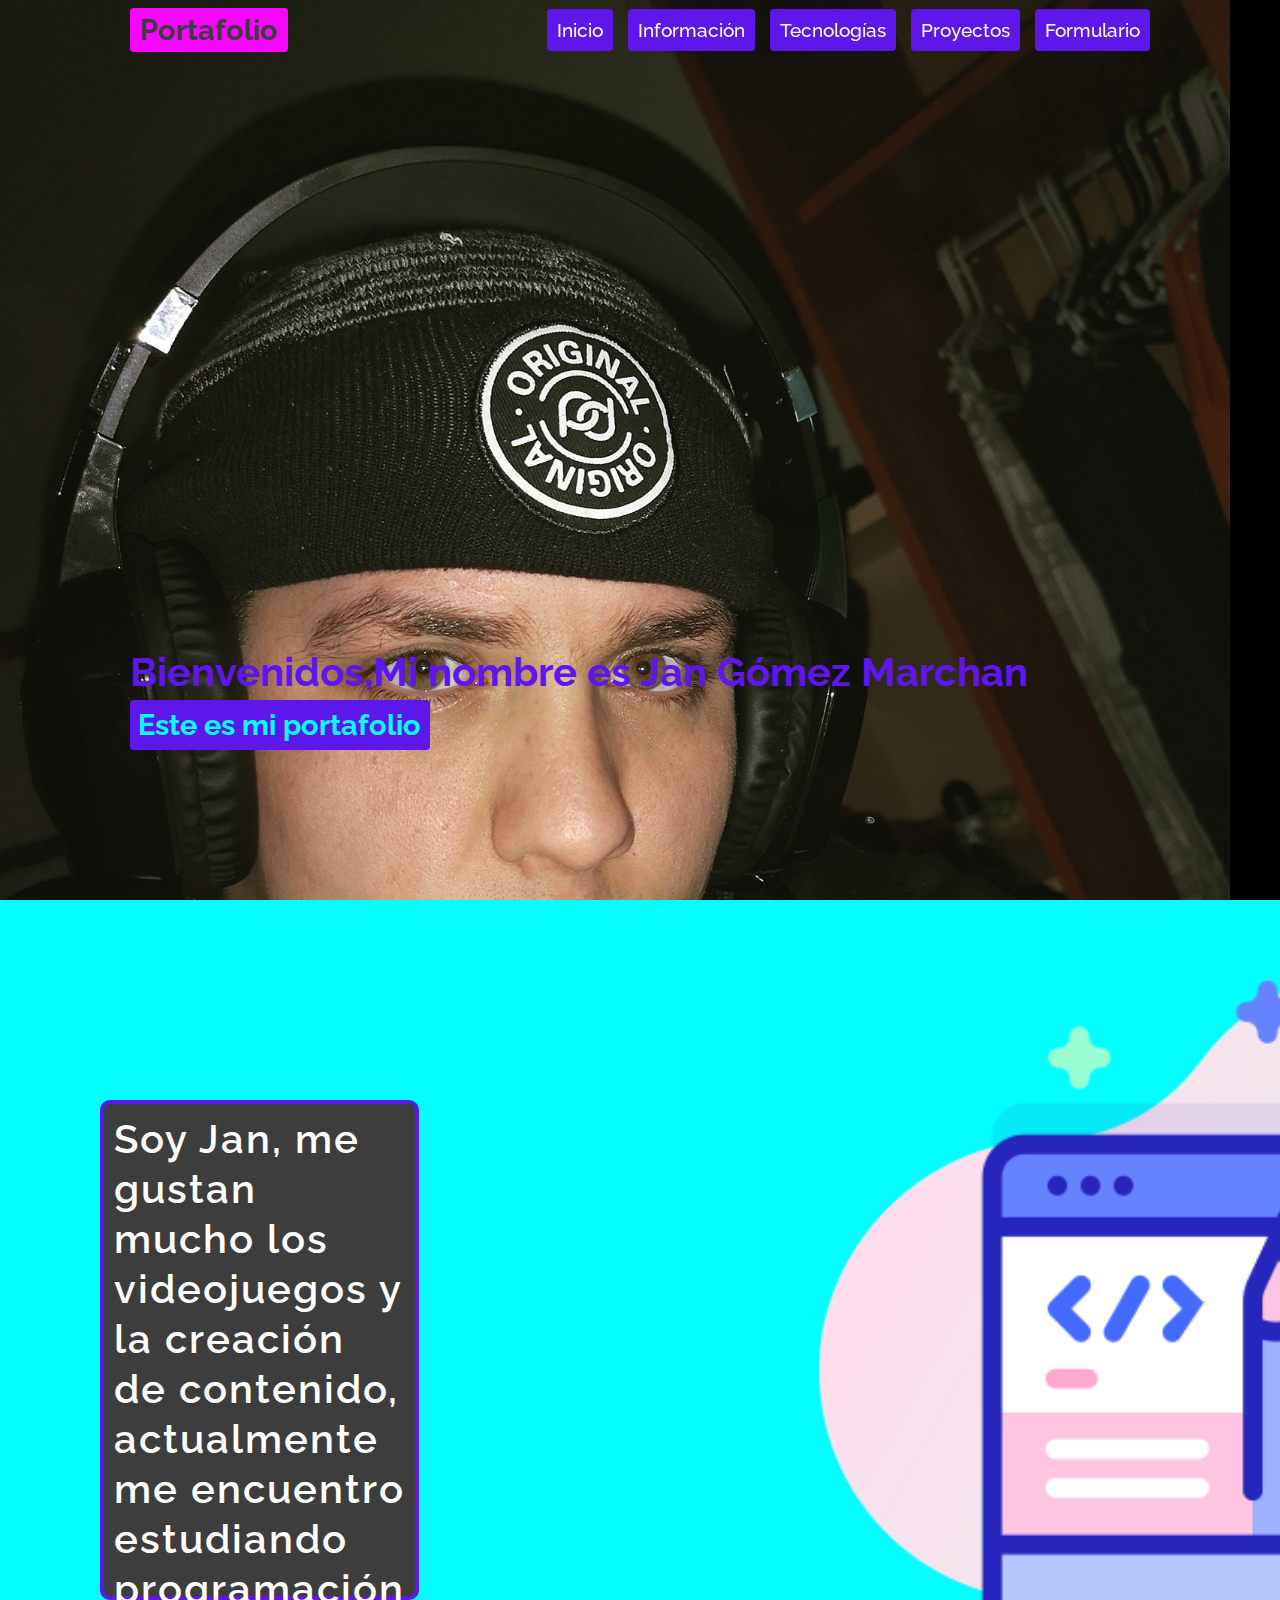
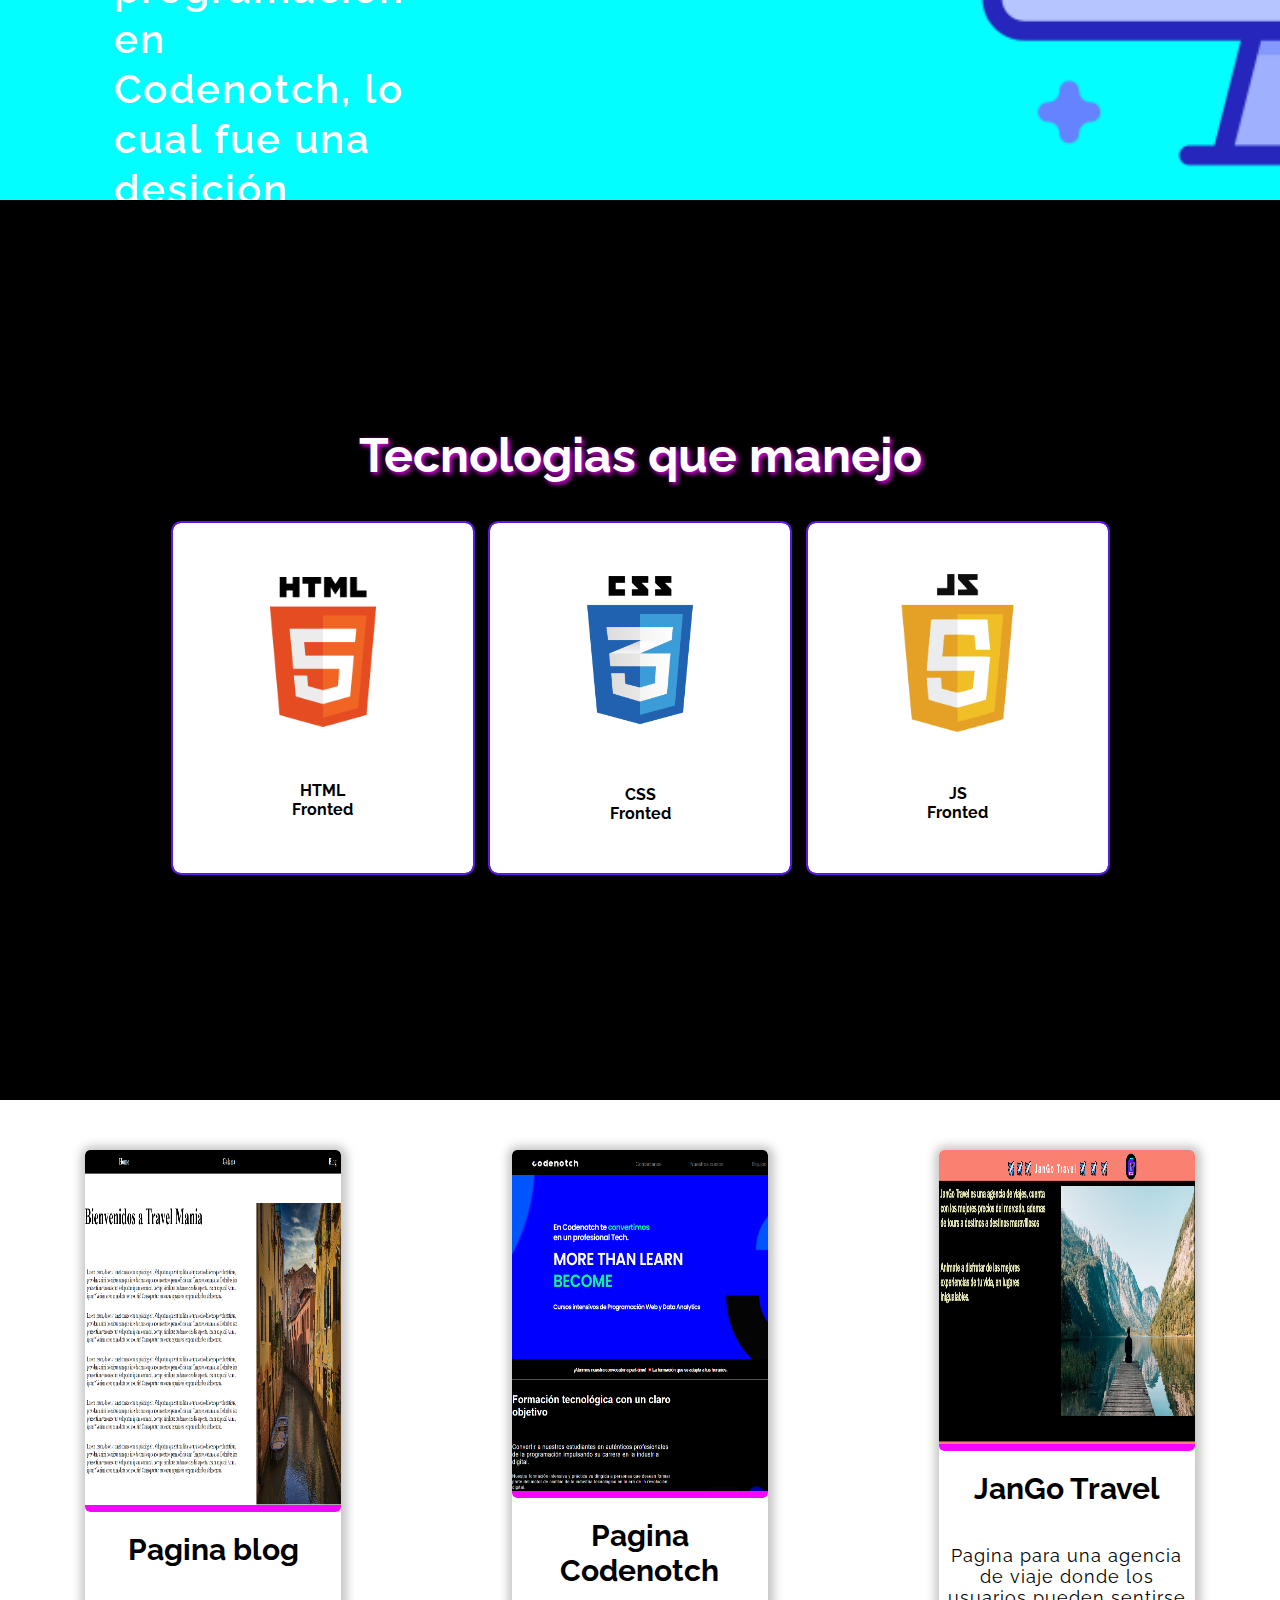
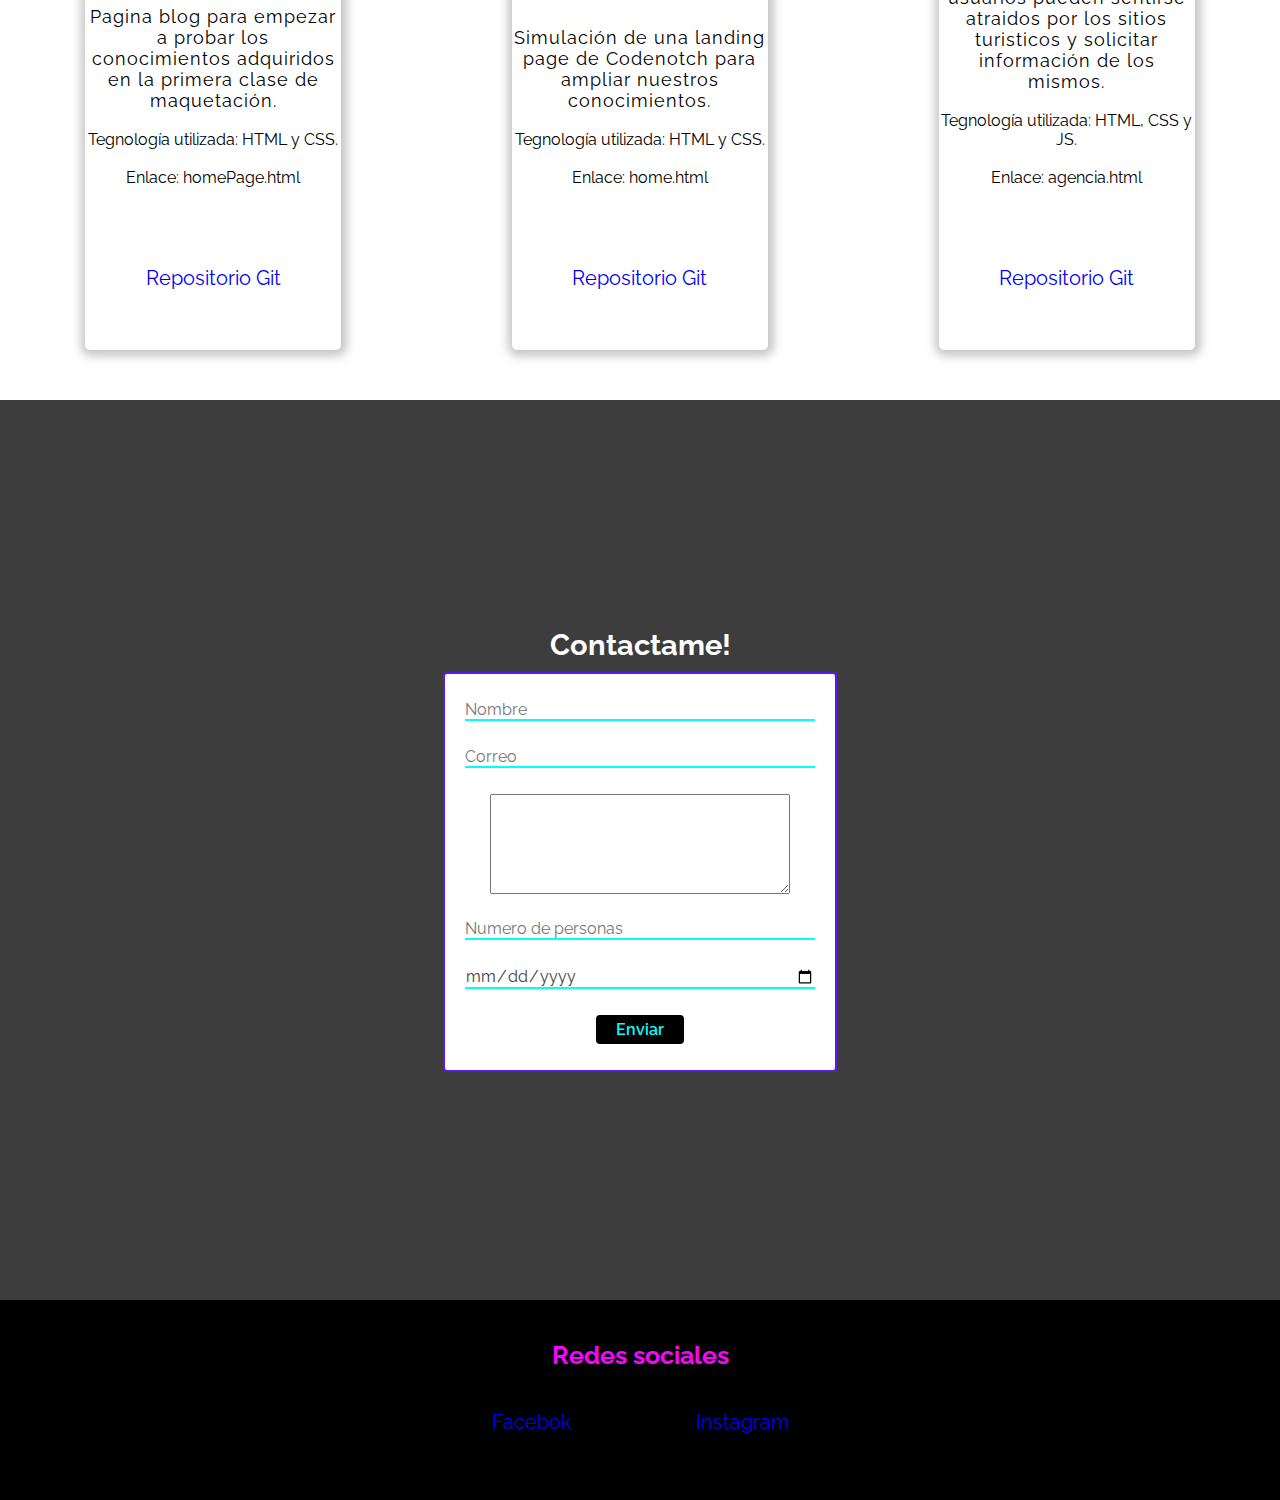
<file: portafolio/index.html>
<!DOCTYPE html>
<html lang="en">
<head>
    <meta charset="UTF-8">
    <meta http-equiv="X-UA-Compatible" content="IE=edge">
    <meta name="viewport" content="width=device-width, initial-scale=1.0">
    <link rel="preconnect" href="https://fonts.googleapis.com">
    <link rel="preconnect" href="https://fonts.gstatic.com" crossorigin>
    <link href="https://fonts.googleapis.com/css2?family=Raleway:wght@400;500;600&display=swap" rel="stylesheet">
    <link rel="stylesheet" href="index.css">
    <title>Document</title>
</head>
<body>
    <div class="container">
        <header>
            <div class="logo">
                <h2>Portafolio</h2>
            </div>
            <ul class="header_options">
                <li><a href="#initial">Inicio</a></li>
                <li><a href="#info">Información</a></li>
                <li><a href="#tech">Tecnologías</a></li>
                <li><a href="#proyects">Proyectos</a></li>
                <li><a href="#form">Formulario</a></li>
            </ul>
        </header>
        <section class="initial_page" id="initial">
            <div class="welcome">
                <h1>Bienvenidos,Mi nombre es Jan Gómez Marchan</h1>
                <h2>Este es mi portafolio</h2>
            </div>
            <div class="background1">
                <figure class="imagen">
                <img class="yo" src="./img/yo.jpg" alt="">
            </figure>
            </div>
            
            <div class="background2">
                <img class="logo2" src="./img/jango.jpg" alt="">
            </div>
        </section>
        <section class="info_page" id="info">
            <div class="about_info">
                <p class="info">
                    Soy Jan, me gustan mucho los videojuegos y la creación de contenido, actualmente me encuentro estudiando programación en Codenotch, lo cual fue una desición pensada en que deberia darle un rumbo distinto a mi vida, tenía idea, ganas y motivación, solo que no sabía por dónde empezar, hasta que encontré la escuela.
                </p>
            </div>
            <div class="img_info">
                <img class="img_logo" src="./img/desarrolloWeb.png" alt="">
            </div>
        </section>
        <section class="tech_page" id="tech">
            <h1>Tecnologias que manejo</h1>
            <div class="tech_container">
                <div class="card_container">
                    <img class="html"src="./img/HTML5_logo.png" alt="">
                    <div class="text_tech">
                        <h3>HTML</h3>
                        <h3>Fronted</h3>
                    </div>
                </div>
                <div class="card_container">
                    <img class="css"src="./img/css3-logo.png" alt="">
                    <div class="text_tech">
                        <h3>CSS</h3>
                        <h3>Fronted</h3>
                    </div>
                </div>
                <div class="card_container">   
                    <img class="js"src="./img/JavaScript-Logo.png" alt="">
                    <div class="text_tech">
                        <h3>JS</h3>
                        <h3>Fronted</h3>
                    </div>
                </div>
            </div>
        </section>
        <section class="section_proyectos" id="proyects">
            <div class="carta">
                <figure class="img_container">
                 <img class="img_carta" src="./img/blogPage.png" alt="">
                </figure>
                <strong  class="ciudad">Pagina blog</strong>
                <br>
                <p  class="parrafo">Pagina blog para empezar a probar los conocimientos adquiridos en la primera clase de maquetación.</p>
                <br>
                <p>Tegnología utilizada: HTML y CSS.</p>
                <br>
                <p>Enlace: homePage.html</p>
                <br>
                <a class="link" href="https://github.com/Jango0712/Maquetacion2.0/tree/dia1/maquetacion_basica">Repositorio Git</a>
             </div>
             <div class="carta">
                <figure class="img_container">
                 <img class="img_carta" src="./img/codenotchPage.png" alt="">
                </figure>
                <strong  class="ciudad">Pagina Codenotch</strong>
                <br>
                <p  class="parrafo">Simulación de una landing page de Codenotch para ampliar nuestros conocimientos.</p>
                <br>
                <p>Tegnología utilizada: HTML y CSS.</p>
                <br>
                <p>Enlace: home.html</p>
                <br>
                <a class="link" href="https://github.com/Jango0712/Maquetacion2.0/tree/dia2/Paginacodenotch">Repositorio Git</a>
             </div>
             <div class="carta">
                <figure class="img_container">
                 <img class="img_carta" src="./img/jangoTravel.png" alt="">
                </figure>
                <strong  class="ciudad">JanGo Travel</strong>
                <br>
                <p  class="parrafo">Pagina para una agencia de viaje donde los usuarios pueden sentirse atraidos por los sitios turisticos y solicitar información de los mismos.</p>
                <br>
                <p>Tegnología utilizada: HTML, CSS y JS.</p>
                <br>
                <p>Enlace: agencia.html</p>
                <br>
                <a class="link" href=https://github.com/Jango0712/Maquetacion2.0/tree/dia3/agenciaDOM>Repositorio Git</a>
             </div>
         </section>
         <div class="borde2"></div>
        </section>
        <section class="form_page" id="form">
            <h2>Contactame!</h2>
            <form action="" class="formulario">
                <input  class="input" type="text" placeholder="Nombre" id="nombre">
                <input  class="input" type="text" placeholder="Correo" id="origen">
                <textarea cols="30" rows="10"></textarea>
                <input  class="input" type="text" placeholder="Numero de personas" id="nPersonas" >
                <input  class="input" type="date" id="fecha">
                <div class="buttons">
                    <input class="button" type="submit" value="Enviar">
                </div>
            </form>
        </section>
        <footer class="footer">
    
            <h1 class="fh">Redes sociales</h1>
        
        <div>
            <a class="link" href="https://www.facebook.com/Jango0712">Facebok</a>
            <a class="link" href="https://www.instagram.com/jangoyt/?hl=es">Instagram</a>
        </div>
        </footer>
    </div>
</body>
</html>
</file>
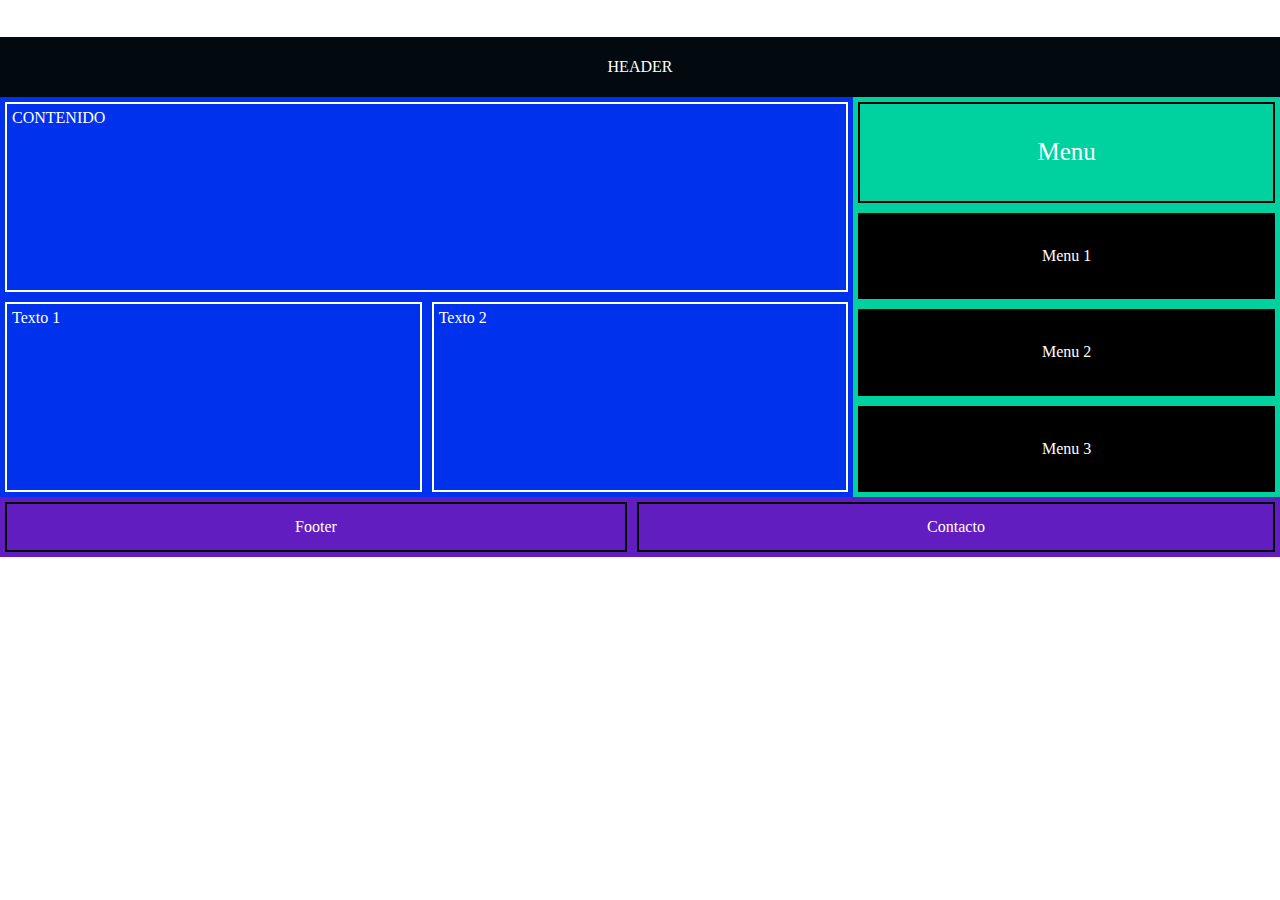
<file: grid.html>
<!DOCTYPE html>
<html lang="en">
<head>
    <meta charset="UTF-8">
    <meta http-equiv="X-UA-Compatible" content="IE=edge">
    <meta name="viewport" content="width=device-width, initial-scale=1.0">
    <link rel="stylesheet" href="grid.css">
    <title>GRID</title>
</head>
<body>
    <h1>GRID AREA</h1>
    <div class="grid_container">
        <div class="header">HEADER</div>
        <div class="info_container">
            <div class="contenido">CONTENIDO</div>
            <div class="texto1">Texto 1</div>
            <div class="texto2">Texto 2</div>
        </div>
        <div class="menu_container">
            <div class="menu_title">Menu</div>
            <div class="menu">Menu 1</div>
            <div class="menu">Menu 2</div>
            <div class="menu">Menu 3</div>
        </div>
        <div class="footer_container">
            <footer>Footer</footer>
            <div class="contacto">Contacto</div>
        </div>
    </div>
</body>
</html>
</file>
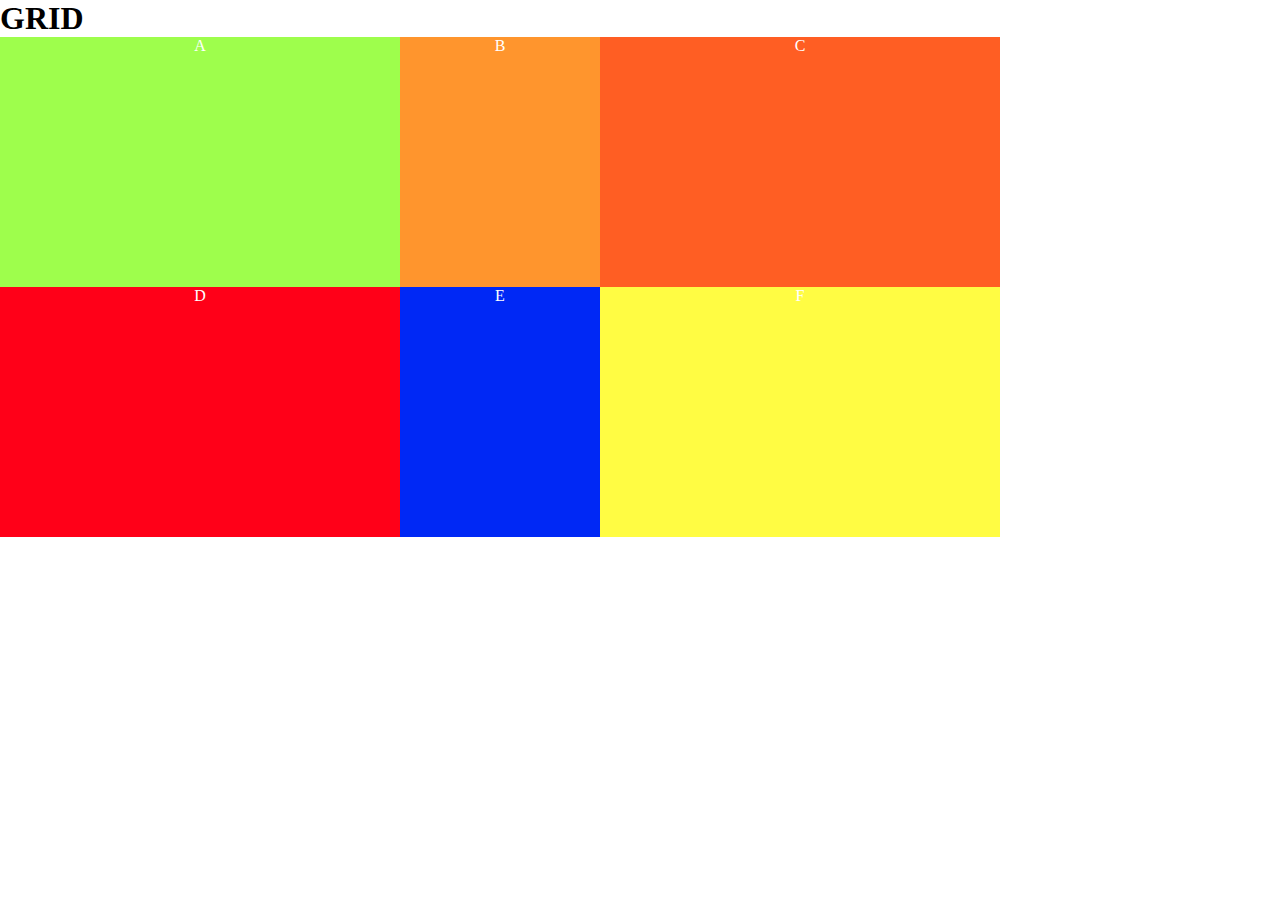
<file: grid2.html>
<!DOCTYPE html>
<html lang="en">
<head>
    <meta charset="UTF-8">
    <meta http-equiv="X-UA-Compatible" content="IE=edge">
    <meta name="viewport" content="width=device-width, initial-scale=1.0">
    <link rel="stylesheet" href="grid2.css">
    <title>GRID</title>
</head>
<body>
    <h1>GRID</h1>
    <div class="grid_container">
        <div class="grid_box a">A</div>
        <div class="grid_box b">B</div>
        <div class="grid_box c">C</div>
        <div class="grid_box d">D</div>
        <div class="grid_box e">E</div>
        <div class="grid_box f">F</div>
    </div>
</body>
</html>
</file>
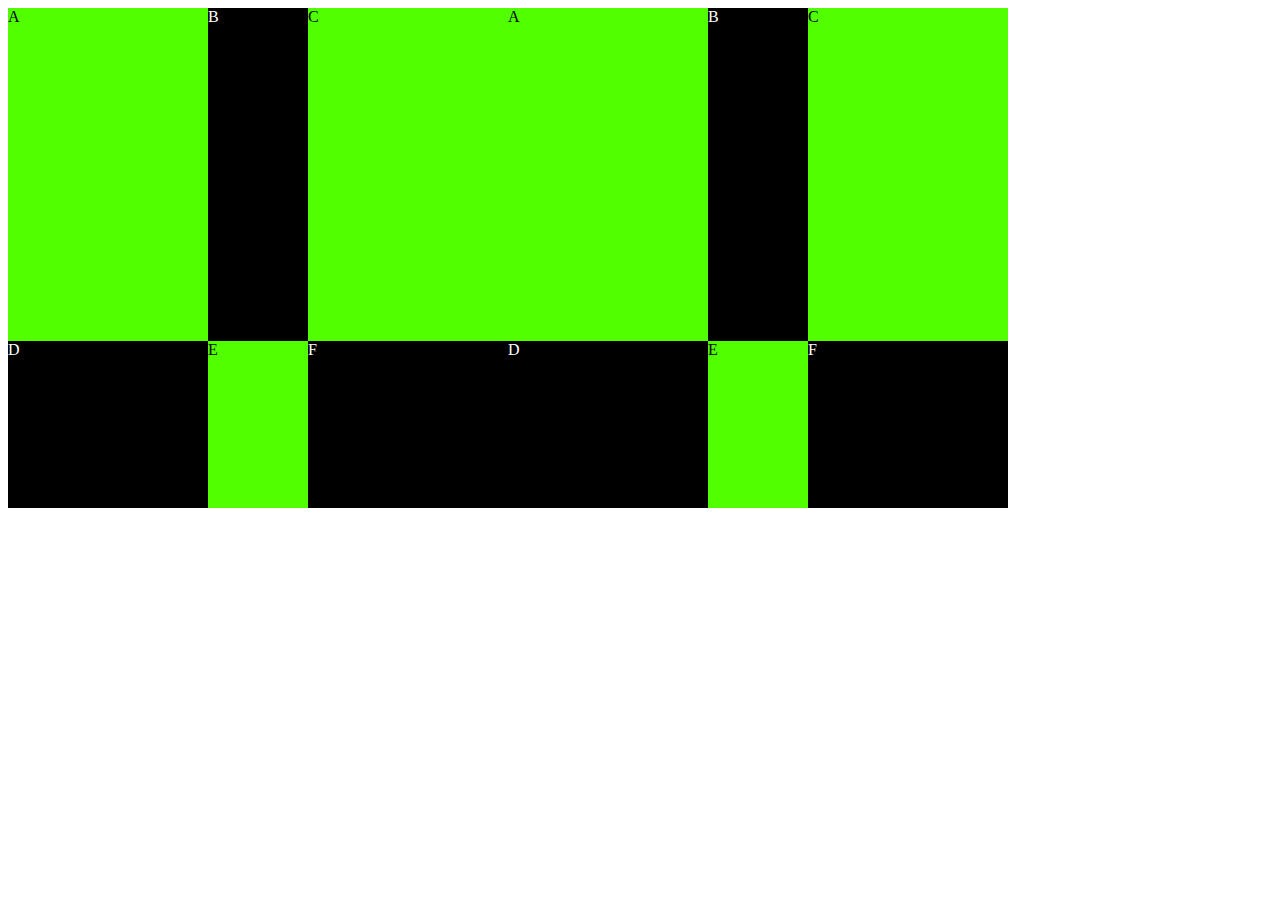
<file: grid3.html>
<!DOCTYPE html>
<html lang="en">
<head>
    <meta charset="UTF-8">
    <meta name="viewport" content="width=device-width, initial-scale=1.0">
    <title>Document</title>
    <link rel="stylesheet" href="grid3.css">
</head>
<body>
    <div class="caja">
        <div class="ace">A</div>
        <div class="dbf">B</div>
        <div class="ace">C</div>
        <div class="ace">A</div>
        <div class="dbf">B</div>
        <div class="ace">C</div>
        <div class="dbf">D</div>
        <div class="ace">E</div>
        <div class="dbf">F</div>
        <div class="dbf">D</div>
        <div class="ace">E</div>
        <div class="dbf">F</div>
    </div>
</body>
</html>
</file>
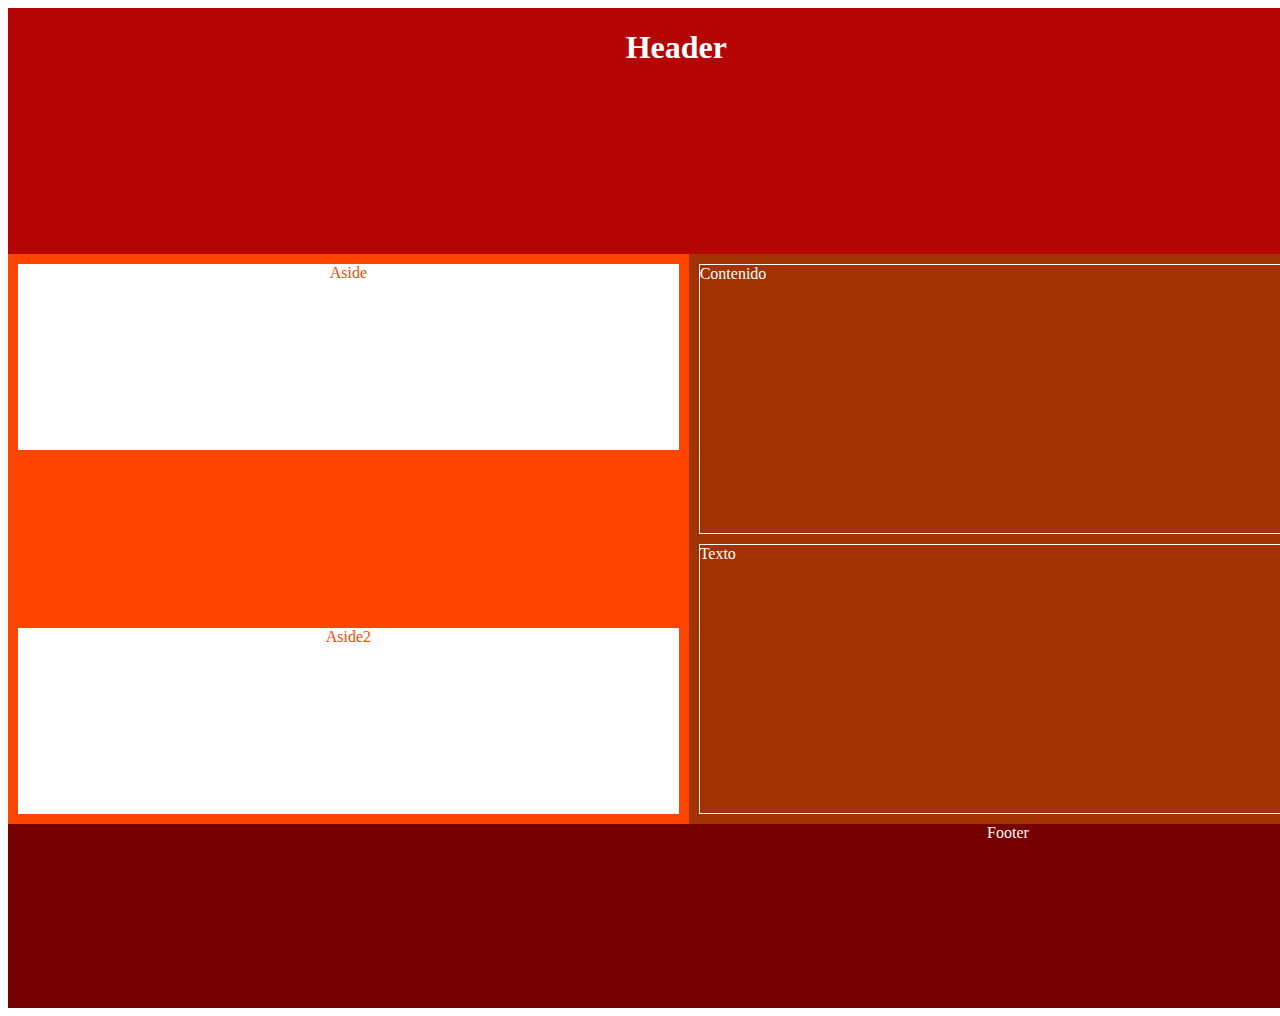
<file: gridArea.html>
<!DOCTYPE html>
<html lang="en">
<head>
    <meta charset="UTF-8">
    <meta name="viewport" content="width=device-width, initial-scale=1.0">
    <title>Document</title>
    <link rel="stylesheet" href="gridArea.css">
</head>
<body>
    <div class="container">
    <header class="header"><h1>Header</h1></header>
    <div class="imagen">Imagen</div>
    
        <div class="aside">
            <div class="a1">Aside</div>
            <div class="a2">Aside2</div>
        </div>
        <div class="contenido">
            <div class="contenido1">Contenido</div>
            <div class="texto">Texto</div>
        
    </div>
    <footer class="footer">Footer</footer>
</div>
</body>
</html>
</file>
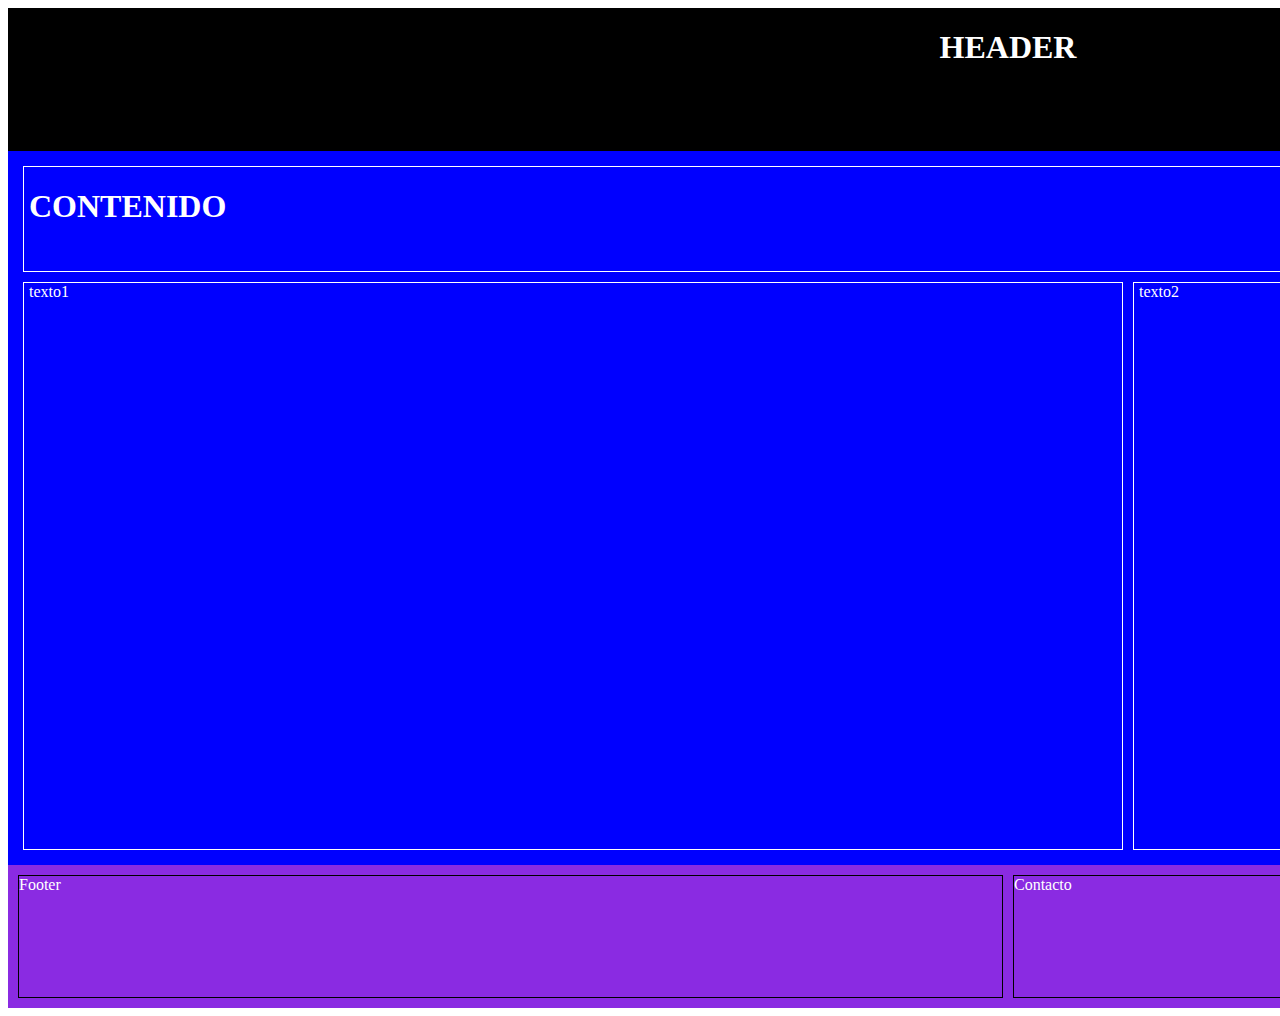
<file: gridLineas.html>
<!DOCTYPE html>
<html lang="en">
<head>
    <meta charset="UTF-8">
    <meta name="viewport" content="width=device-width, initial-scale=1.0">
    <title>Document</title>
</head>
<link rel="stylesheet" href="gridLineas.css">
<body>
    <div class="container">
        <div class="header"><h1>HEADER</h1></div>
        <div class="body">
            <div class="contenido"><h1>CONTENIDO</h1></div>
            <div class="tex1">texto1</div>
            <div class="tex2">texto2</div>
        </div>
        <div class="body2">
            <div class="menu"><h1>MENÚ</h1></div>
            <div class="menu1">menú 1</div>
            <div class="menu2">menú 2</div>
            <div class="menu3">menú 3</div>
        </div>
        <div class="footer">
            <div class="footer1">Footer</div>
            <div class="contacto">Contacto</div>
        </div>
    </div>
</body>
</html>
</file>
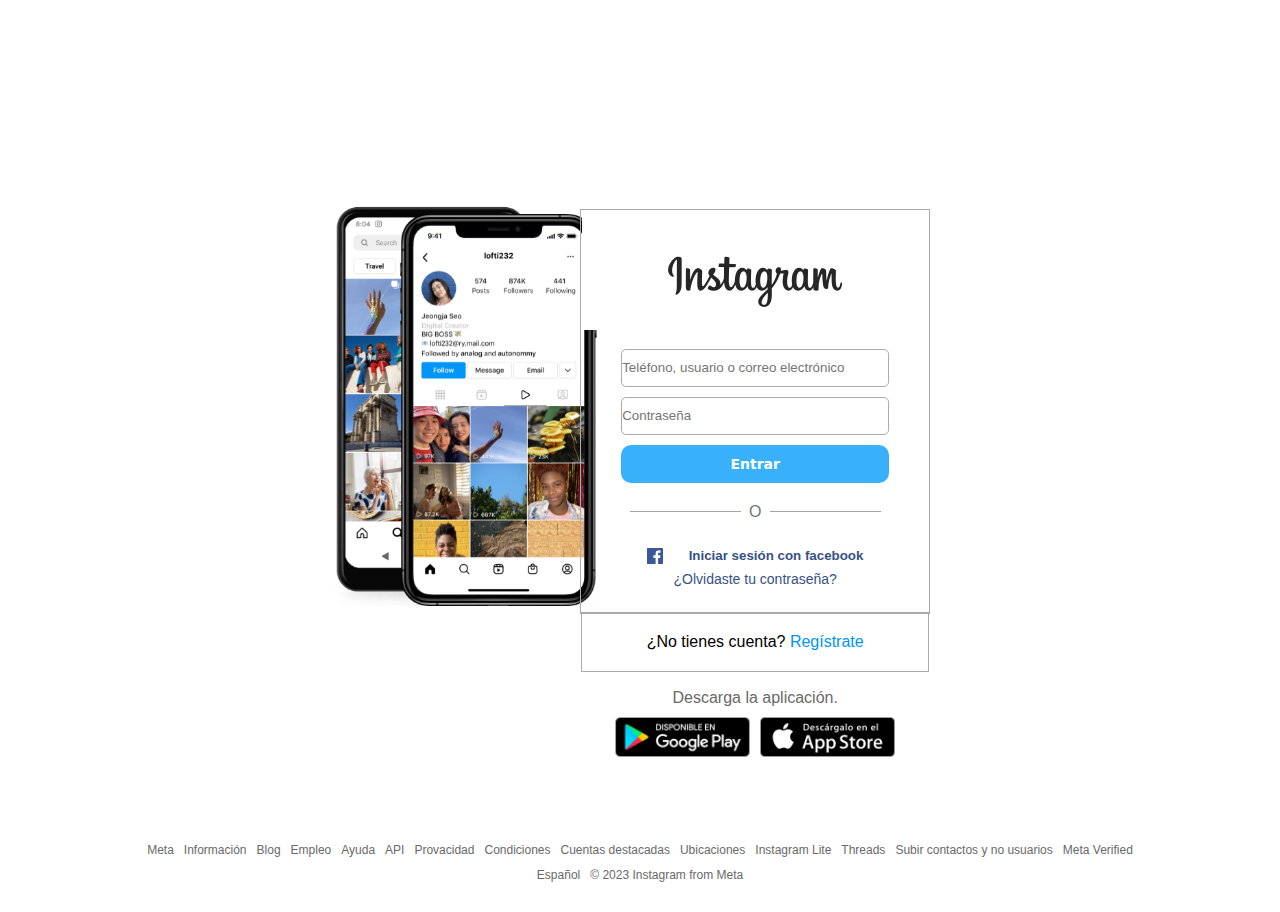
<file: instagram.html>
<!DOCTYPE html>
<html lang="en">
<head>
    <meta charset="UTF-8">
    <meta name="viewport" content="width=device-width, initial-scale=1.0">
    <title>Document</title>
    <link rel="stylesheet" href="instagram.css">
</head>
<body>
    <div class="container">
        <div class="movil">
            <img src="Captura de pantalla (26).png" alt="">
        </div>
        <div class="formulario">
            <div class="IG">
                <img src="logoIG.png" alt="">
            </div>
            <div>
                <div class="input_div">
                        <input type="text" class="rellenar" placeholder="Teléfono, usuario o correo electrónico" >
                </div>
                <div class="input_div">
                    <input type="text" class="rellenar" placeholder="Contraseña"  >
                </div>
                <div class="input_div">
                    <button type="submit" class="buttom">Entrar</button>
                </div>
                <div class="lineas">
                    <div class="outline"></div>
                    <div class="o">o</div>
                    <div class="outline"></div>
                </div>
            </div>
            
            <div class="input_div">
                <button type="button" class="facebook_btn">
                    <div class="facebook">
                    <div class="contenedor_img"><img src="fc.png" alt="" class="img"></div>
                    <h4>Iniciar sesión con facebook</h4>
                </button>
            </div>
            <a href="#" class="link_password">¿Olvidaste tu contraseña?</a>
            <div class="have_acc_container">
                <p class="have_acc">¿No tienes cuenta? <a href="#">Regístrate</a></p>
            </div>
            <div class="links_app_mobile">
                <div>
                    <p>Descarga la aplicación.</p>
                </div>
                <div class="app_container">
                    <a href="#" class="app_image_container">
                        <img class="img" src="googlePlay.png" alt="">
                    </a>
                    <a href="#" class="app_image_container">
                        <img class="img" src="appStore.png" alt="">
                    </a>
                </div>
            </div>
        </div>
    </div>
        </div>
       
        <footer>
            <div>
                <ul class="links_footer">
                    <li><a href="">Meta</a></li>
                    <li><a href="">Información</a></li>
                    <li><a href="">Blog</a></li>
                    <li><a href="">Empleo</a></li>
                    <li><a href="">Ayuda</a></li>
                    <li><a href="">API</a></li>
                    <li><a href="">Provacidad</a></li>
                    <li><a href="">Condiciones</a></li>
                    <li><a href="">Cuentas destacadas</a></li>
                    <li><a href="">Ubicaciones</a></li>
                    <li><a href="">Instagram Lite</a></li>
                    <li><a href="">Threads</a></li>
                    <li><a href="">Subir contactos y no usuarios</a></li>
                    <li><a href="">Meta Verified</a></li>
                </ul>
            </div>
            <div class="year_footer">
               <p>Español</p>
               <p>© 2023 Instagram from Meta</p> 
            </div>
        </footer>
    
</body>
</html>
</file>
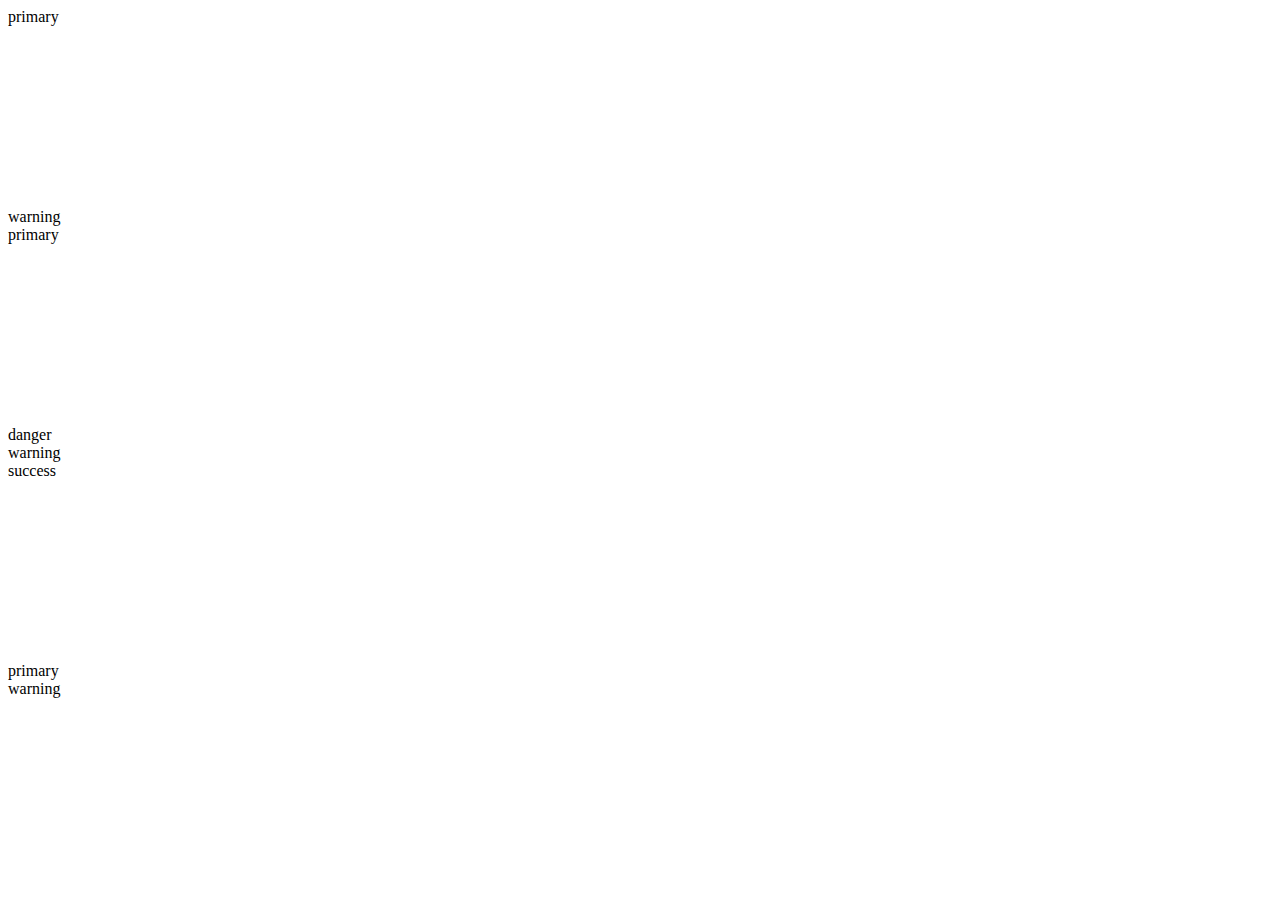
<file: reto1.html>
<!DOCTYPE html>
<html lang="en">
<head>
    <meta charset="UTF-8">
    <meta name="viewport" content="width=device-width, initial-scale=1.0">
    <title>Document</title>
    <link href="https://cdn.jsdelivr.net/npm/bootstrap@5.3.1/dist/css/bootstrap.min.css" rel="stylesheet" integrity="sha384-4bw+/aepP/YC94hEpVNVgiZdgIC5+VKNBQNGCHeKRQN+PtmoHDEXuppvnDJzQIu9" crossorigin="anonymous">
</head>
<body>
    <div class="container-lg mt-5">
        <div class="row ">
          <div class="col-6 bg-primary" style="height: 200px;" >primary</div>
          <div class="col-6 bg-warning">warning</div>
          <div class="col-2 bg-primary" style="height: 200px;">primary</div>
          <div class="col-6 bg-danger">danger</div>
          <div class="col-4 bg-warning"> warning</div>
          <div class="col-4 bg-success" style="height: 200px;"> success</div>
          <div class="col-6 bg-primary"> primary</div>
          <div class="col-2 bg-warning"> warning</div>

        </div>
      </div>
</body>
</html>
</file>
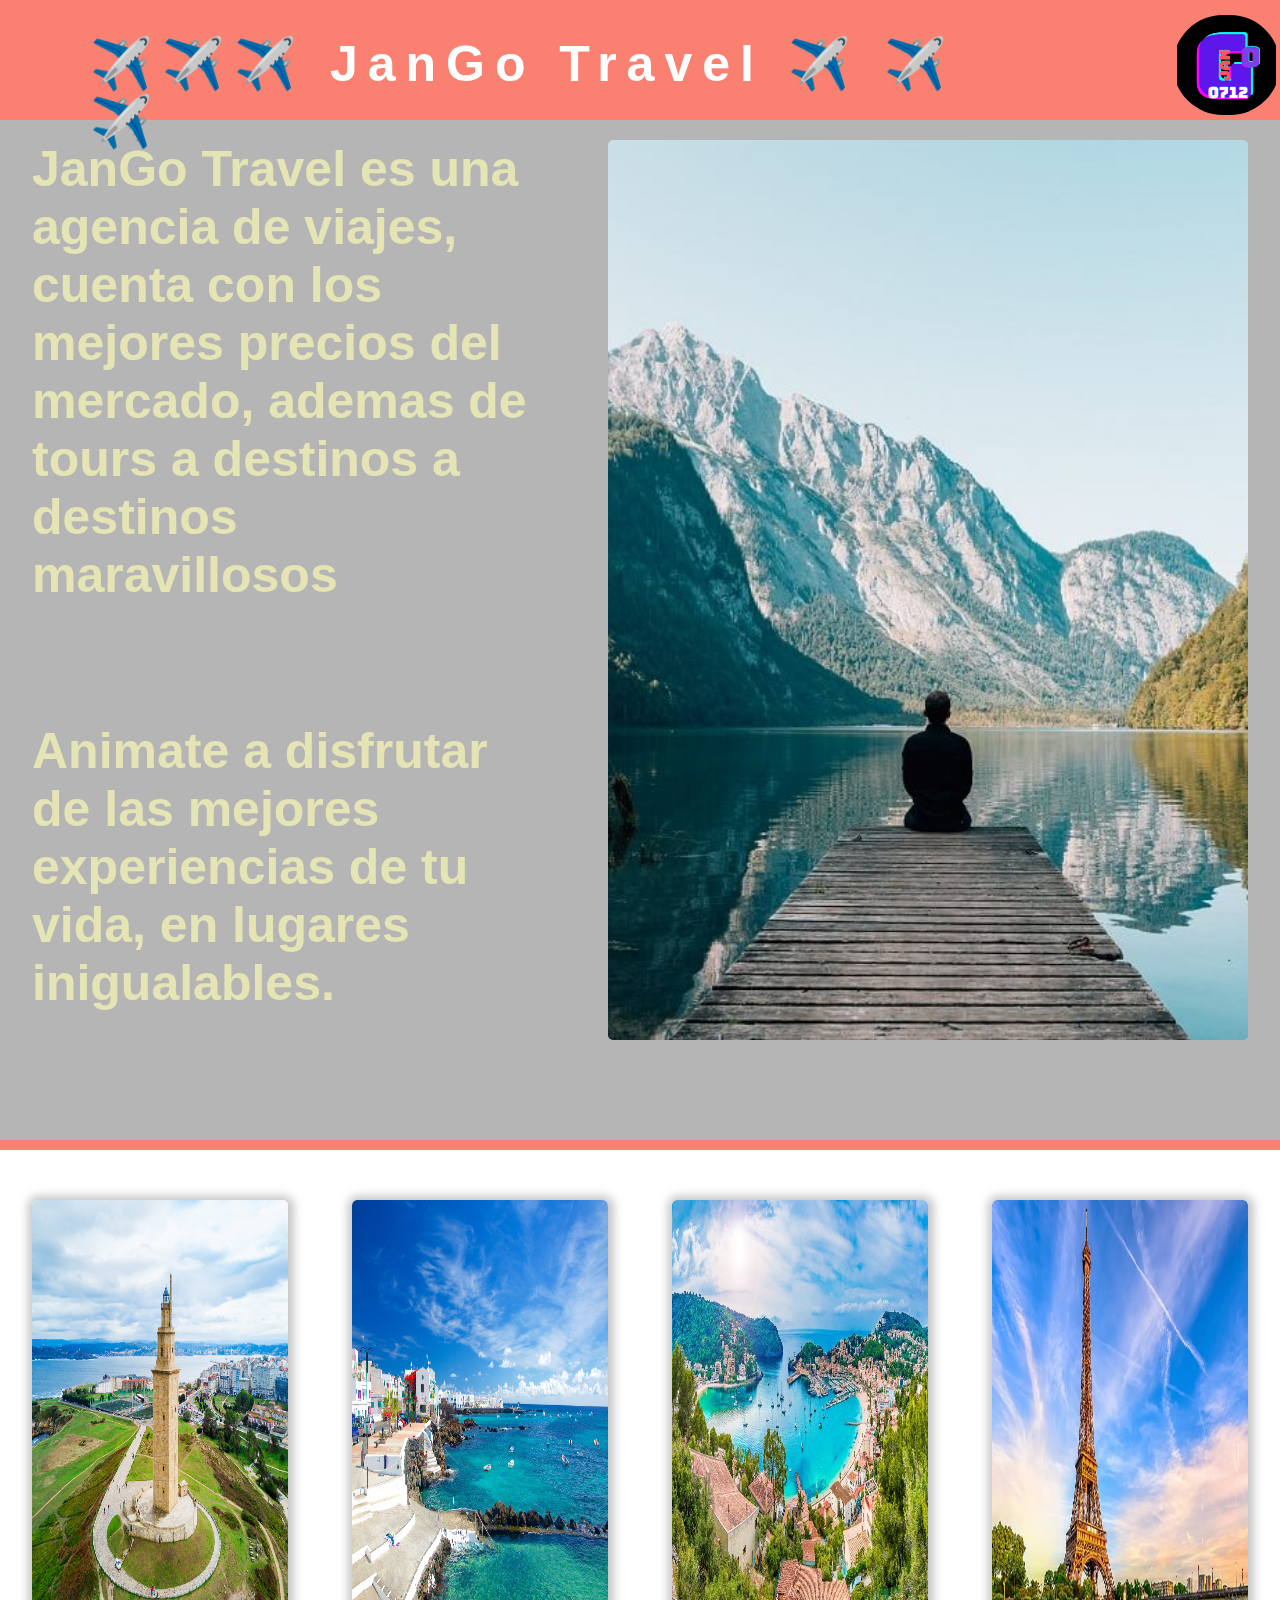
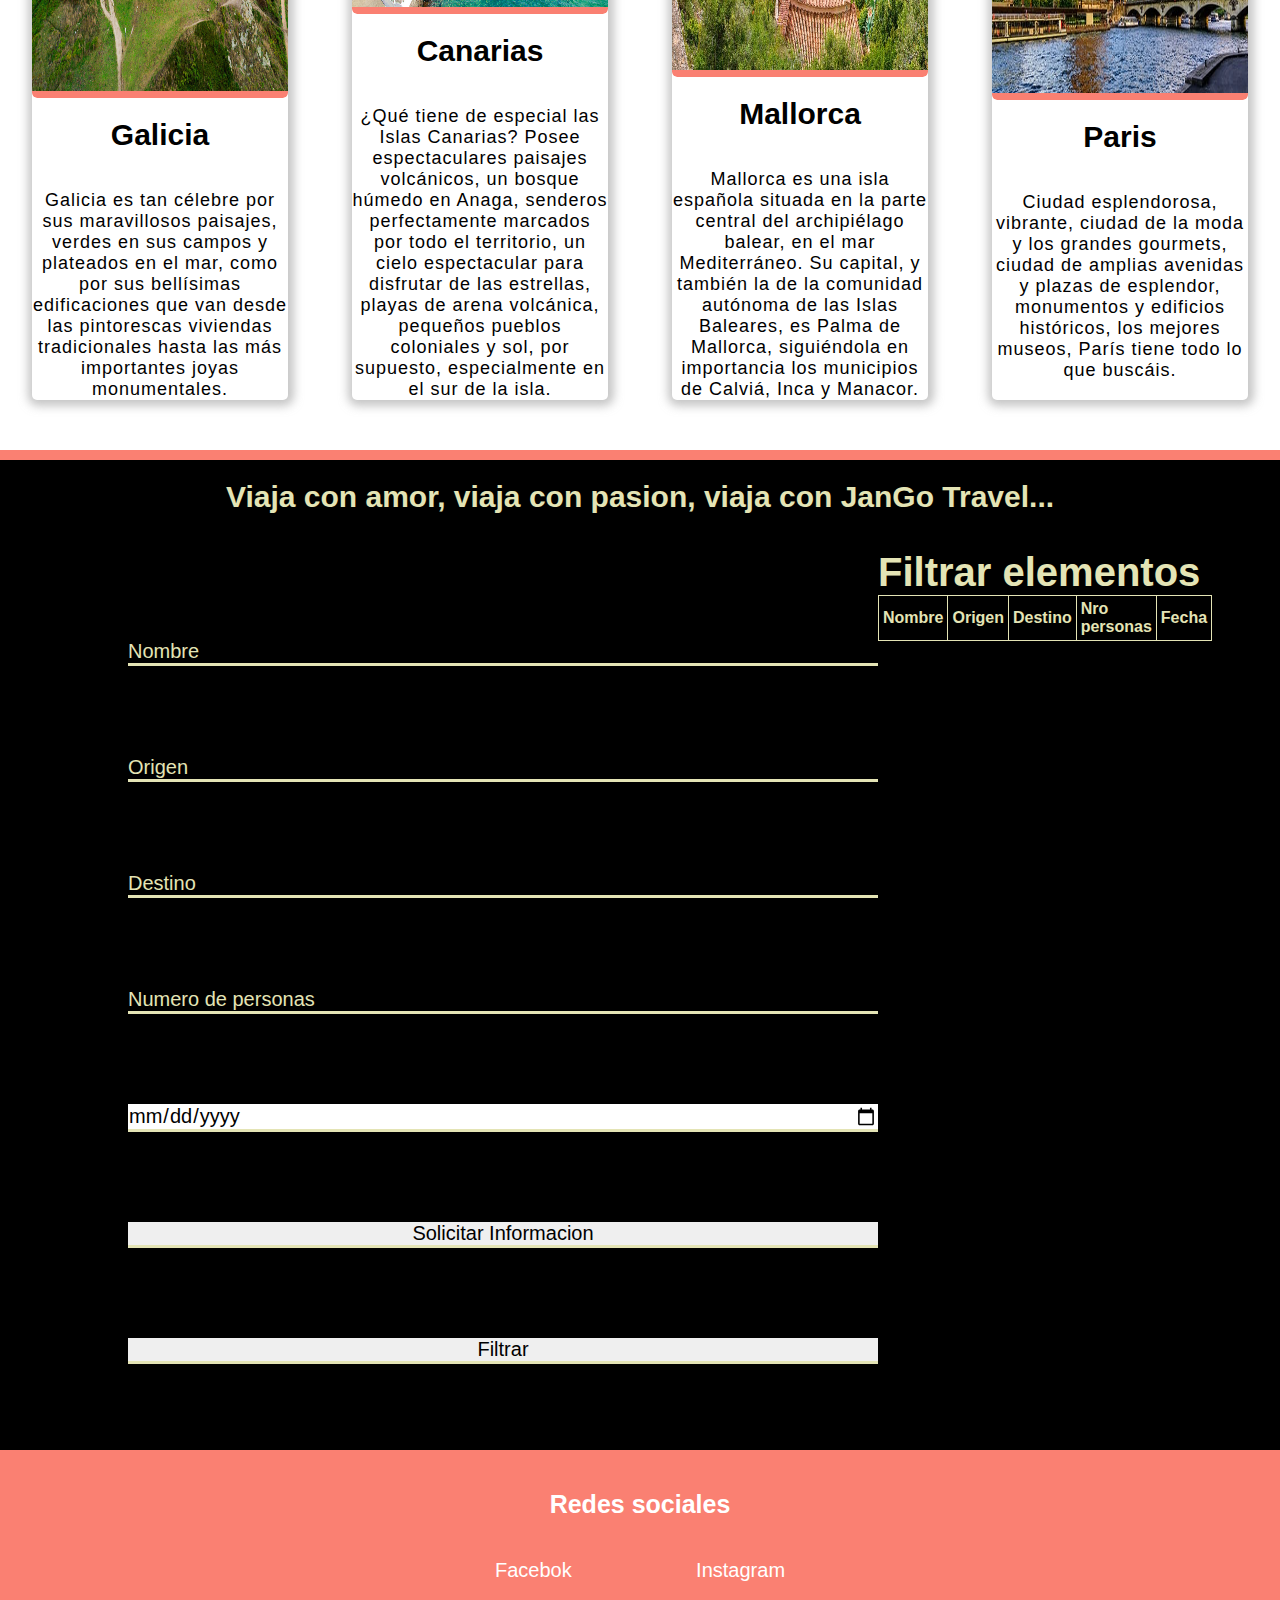
<file: agenciaDOM/agencia.html>
<!DOCTYPE html>
<html lang="en">
<head>
    <meta charset="UTF-8">
    <meta http-equiv="X-UA-Compatible" content="IE=edge">
    <meta name="viewport" content="width=device-width, initial-scale=1.0">
    <link rel="stylesheet" href="agencia.css">
    <title>JanGo Travel</title>
</head>

<header class="cabecera">
    <h1 class="title">✈️✈️✈️ JanGo Travel ✈️ ✈️ ✈️</h1>
    <figure class="img">
        <img class="img_img" src="jango.jpg" alt="">
    </figure>
</header>

<article>
    <section class="section1">
        <div class="info">
        <h1 class="descripcion">JanGo Travel es una agencia de viajes, cuenta con los mejores precios del mercado, ademas de tours a destinos a destinos maravillosos</h1>
        <br>
        <h1 class="descripcion">Animate a disfrutar de las mejores experiencias de tu vida, en lugares inigualables.</h1>
    </div>
    <figure class="figure">
        <img class="img_info" src="info.jpg" alt="">
    </figure>
    </section>
    <div class="borde"></div>
    <section class="section2">
        <div class="carta">
           <figure class="img_container">
            <img class="img_carta" src="galicia.jpg" alt="">
           </figure>
           <strong  class="ciudad">Galicia</strong>
           <br>
           <p class="parrafo">Galicia es tan célebre por sus maravillosos paisajes, verdes en sus campos y plateados en el mar, como por sus bellísimas edificaciones que van desde las pintorescas viviendas tradicionales hasta las más importantes joyas monumentales.</p>
        </div>
        <div class="carta">
          <figure class="img_container">
            <img class="img_carta" src="canarias.jpg" alt="">
          </figure>
          <strong class="ciudad">Canarias</strong>
          <br>
          <p class="parrafo">¿Qué tiene de especial las Islas Canarias?
            Posee espectaculares paisajes volcánicos, un bosque húmedo en Anaga, senderos perfectamente marcados por todo el territorio, un cielo espectacular para disfrutar de las estrellas, playas de arena volcánica, pequeños pueblos coloniales y sol, por supuesto, especialmente en el sur de la isla.</p>
        </div>
        <div class="carta">
           <figure class="img_container">
            <img class="img_carta" src="mallorca.jpeg" alt="">
           </figure>
           <strong  class="ciudad">Mallorca</strong>
           <br>
           <p  class="parrafo">Mallorca es una isla española situada en la parte central del archipiélago balear, en el mar Mediterráneo. Su capital, y también la de la comunidad autónoma de las Islas Baleares, es Palma de Mallorca,​ siguiéndola en importancia los municipios de Calviá, Inca y Manacor.</p>
        </div>
        <div class="carta">
           <figure class="img_container">
            <img class="img_carta" src="paris.jpg" alt="">
           </figure>
           <strong  class="ciudad">Paris</strong>
           <br>
           <p  class="parrafo">Ciudad esplendorosa, vibrante, ciudad de la moda y los grandes gourmets, ciudad de amplias avenidas y plazas de esplendor, monumentos y edificios históricos, los mejores museos, París tiene todo lo que buscáis.</p>
        </div>
    </section>
    <div class="borde2"></div>
    <nav class="nav">
        <h3 class="viaja">Viaja con amor, viaja con pasion, viaja con JanGo Travel...</h3>
    </nav>
    <section class="section3">
        <div class="div">
            <div class="">
                <form action="">
                    <input class="formulario" type="text" placeholder="Nombre" id="nombre">
                    <input class="formulario" type="text" placeholder="Origen" id="origen">
                    <input class="formulario" type="text" placeholder="Destino" id="destino" >
                    <input class="formulario" type="text" placeholder="Numero de personas" id="nPersonas" >
                    <input class="formulario1" type="date" id="fecha">
                    <div class="buttons">
                        <input class="formulario2" type="submit" onclick="mostrarInformacion(event)" value="Solicitar Informacion"></button>
                        <input class="formulario2" type="submit" value="Filtrar" onclick="filtrar(event)"></button>
                    </div>
                </form>
            </div>
            <div class="container_filter">
                <h2 class="filtrar_elementos">Filtrar elementos</h2>
                <table class="table" id="lista">
                    <tr>
                        <th class="th">Nombre</th>
                        <th class="th">Origen</th>
                        <th class="th">Destino</th>
                        <th class="th">Nro personas</th>
                        <th class="th">Fecha</th>
                    </tr>
                </table>
            </div>
        </div>
       
    </section>

    <footer class="footer">
    
        <h1 class="fh">Redes sociales</h1>
    
    <div>
        <a class="link" href="https://www.facebook.com/Jango0712">Facebok</a>
        <a class="link" href="https://www.instagram.com/jangoyt/?hl=es">Instagram</a>
    </div>
    </footer>
</article>
<script src="agencia.js"></script>

<body>
    
</body>
</html>
</file>
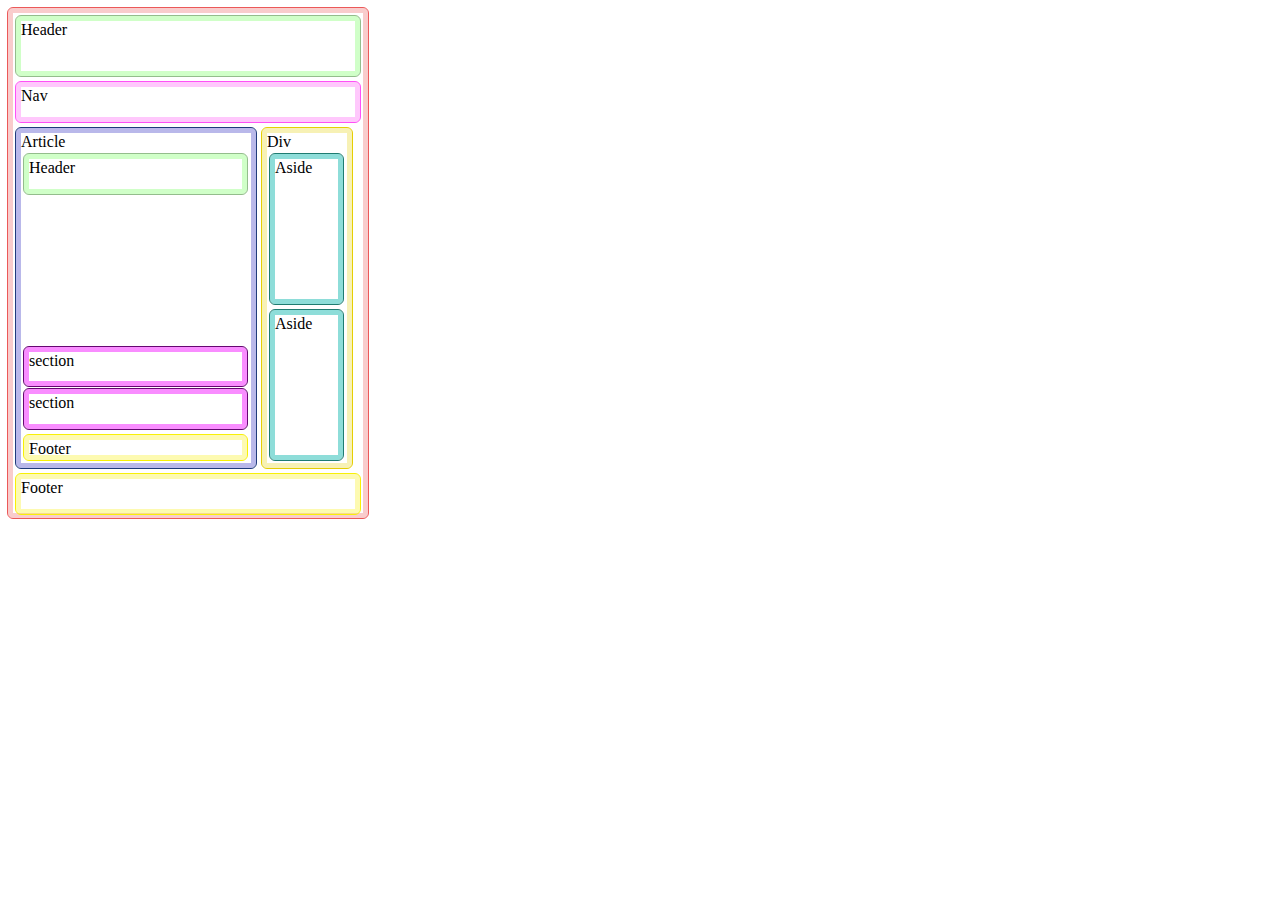
<file: maquetacion_basica/flex_box.html>
<!DOCTYPE html>
<html lang="en">
<head>
    <meta charset="UTF-8">
    <meta http-equiv="X-UA-Compatible" content="IE=edge">
    <meta name="viewport" content="width=device-width, initial-scale=1.0">
    <link rel="stylesheet" href="flex_box.css">
    <title>Flex box</title>
</head>
<body>
    
        <article class="caja">
          <header class="header">Header</header>
          <nav class="nav">Nav</nav>
          <article class="art2">Article
            <header class="header2">Header</header>
            <section class="sect1">section</section>
            <section class="sect">section</section>
            <footer class="footer_article">Footer</footer>
          </article>
          <div class="div">Div
            <aside class="aside">Aside</aside>
            <aside class="aside">Aside</aside>
          </div>
          <footer class="footer">Footer</footer>
          
        </article>
   
    
</body>
</html>
</file>
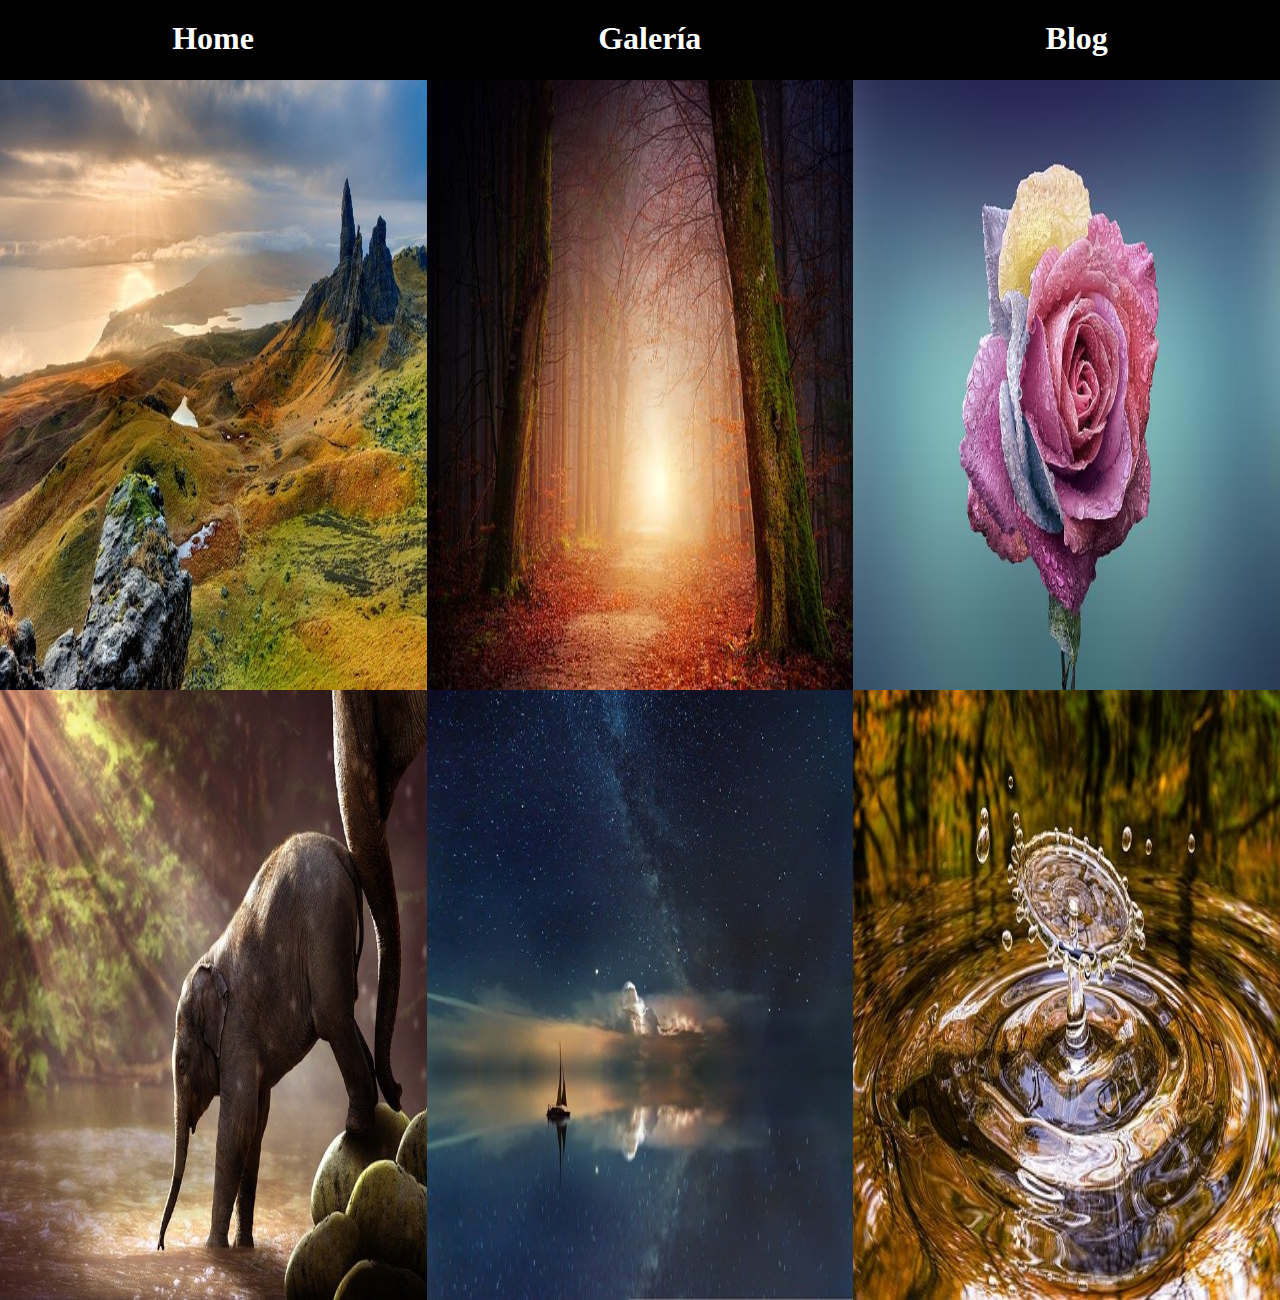
<file: maquetacion_basica/galery.html>
<!DOCTYPE html>
<html lang="en">
<head>
    <meta charset="UTF-8">
    <meta http-equiv="X-UA-Compatible" content="IE=edge">
    <meta name="viewport" content="width=device-width, initial-scale=1.0">
    <link rel="stylesheet" href="galery.css">
    <title>galeria</title>
</head>
<body>
    <header class="menu">
        <a class="enlaces" href="HomePage.html">Home</a>
        <a class="enlaces" href="galery.html">Galería</a>
        <a class="enlaces" href="blog.html">Blog</a>
    </header>
<article class="arti">
   <img class="photo" src="imagen2.jpg" alt="">
   <img class="photo" src="imagen8.jpg" alt="">
   <img class="photo" src="imagen4.jpg" alt="">
   <img class="photo" src="imagen5.jpg" alt="">
   <img class="photo" src="imagen6.jpg" alt="">
   <img class="photo" src="imagen7.jpg" alt="">
</article>
</body>
</html>
</file>
<file: portafolio/index.css>
/* general styles */

:root{
    --lightblue: #02feff;
    --violet: #5d17eb;
    --pink: #f605ff;
    --black: #3d3d3d;
    --white: #fff;
}

html{
    scroll-behavior:smooth
}

*{
    margin: 0;
    padding: 0;
    box-sizing: border-box;
    font-size: 16px;
    font-family: 'Raleway', sans-serif;
}

.container{
    width: 100%;
    min-height: 100vh;
}

h1{
    font-size: 2.5em;
}
h2{
    font-size: 1.8em;
}
section{
    width: 100%;
    height: 100vh;
    position: relative;
}

/* header styles */

header{
    width: 100%;
    display: flex;
    position: fixed;
    top: 0;
    left: 0;
    height: 60px;
    justify-content: space-around;
    align-items: center;
    z-index: 10;
}

.header_options{
    display: flex;
    gap: 15px;
}

.header_options li{
    list-style: none;
}

.header_options li a{
    text-decoration: none;
    color: var(--white);
    background-color: var(--violet);
    font-size: 1.2em;
    padding: 10px;
    border-radius: 4px;
    transition: all .3s;
    font-weight: 500;
}

.header_options li a:hover{
    color: var(--violet);
    background-color: #3d3d3d;
}

.logo{
    color: var(--black);
    padding: 5px 10px ;
    background-color: var(--pink);
    border-radius: 4px;
}

.logo2{
    height: 700px;
    width: 700px ;
}


/* pagina inicial */

.initial_page{
    display: flex;
}

.background1{
    flex: 1.5;
    background-color: var(--black);
}

.imagen{
    display: flex;
    flex-direction: row;
    border: hidden;
    height: auto;
    width: auto;
}

.yo{
  /* height: ; */
  width: 1230px;
}

.background2{
    flex: 2;
    display: flex;
    flex-direction: row;
    justify-content: center;
    align-items: center;
    background-color: rgb(0, 0, 0);
}

.welcome{
    position: absolute;
    bottom: 150px;
    left: 130px;
}

.welcome h1{
    color: var(--violet);
    margin-bottom: 5px;
}

.welcome h2{
    padding: 8px;
    background-color: var(--violet);
    color: var(--lightblue);
    border-radius: 4px;
    width: 300px;
}

/* info section */

.info_page{
    background-color: var(--lightblue);
    display: flex;
    gap: 100px;
    align-items: center;
}

.about_info{
    margin-left: 100px; 
    width: 400px;
    height: 500px;
    flex: 1.5;
    background-color: var(--black);
    border-radius: 10px;
    padding: 10px;
    line-height: 25px;
    color: var(--white);
    font-size: 1.2em;
    border: 4px solid var(--violet);
    font-weight: 600;
}

.info{
    font-size: 40px;
    letter-spacing: 2px;
    line-height: 50px;
}

.img_logo{
height: 1000px;
width: 1000px;
margin-left: 300px;
}

.img_info{
    flex:2
}

/* tech section */

.tech_page{
    background-color: black;
    display: flex;
    flex-direction: column;
    justify-content: center;
    align-items: center;
    gap: 40px;
}

.tech_page h1{
    color: var(--white);
    text-shadow: 2px 2px 5px var(--pink);
    font-size: 3em;
}

.tech_container{
    display: flex;
    width: 950px;
    justify-content: space-evenly;
    gap: 10px;
}

.tech_container .card_container{
    width: 300px;
    height: 350px;
    background-color: var(--white);
    display: flex;
    flex-direction: column;
    align-items: center;
    justify-content: space-evenly;
    border-radius: 8px;
    outline: 2px solid var(--violet);
}

.html{
    width: 150px;
    height: 150px;
    object-fit: cover;
}

.css{
    margin-top: -8px;
    width: 170px;
    height: 170px;
    object-fit: cover;
}

.js{
    width: 250px;
    height:158px;
    object-fit: cover;
}

.text_tech{
    display: flex;
    flex-direction: column;
    align-items: center;
}

/* section proyecto */

.section_proyectos{
    display: flex;
    flex-direction: row;
    height: 900px;
    justify-content: space-around;
    align-content: center;
}

.carta{
    display: flex;
    flex-direction: column;
    width: 20%;
    height: 800px;
    border-radius: 5px;
    text-align: center;
    box-shadow: 1px 1px 10px 5px rgba(160, 160, 160, 0.606);
    margin: 50px 0px 0px 0px;
}

.img_container{
    display: flex;
    width: 100%;
    height: 500px;
    overflow: hidden;
    border-radius: 5px;
}

.img_carta{
    display: flex;
    width: 100%;
    border-radius: 5px;
    border-bottom: 7px solid #f605ff;
}

.ciudad{
    margin: 20px;
    font-size: 30px;
}

.parrafo{
    font-size: 18px;
    letter-spacing: 1px;
}
.link{
   
    margin: 60px ;
    font-size: 20px;
    text-decoration: none;
    transition: all .3s;
}

/* form section */

.form_page{
    display: flex;
    flex-direction: column;
    gap: 10px;
    align-items: center;
    justify-content: center;
    background-color: #3d3d3d;
}

.form_page h2{
    color: var(--white);
}

.formulario{
    display: flex;
    flex-direction: column;
    align-items: center;
    justify-content: space-evenly;
    gap: 20px;
    background-color: var(--white);
    height: 400px;
    padding: 20px;
    border-radius: 4px;
    border: 2px solid var(--violet);
}

.formulario .input{
    color: var(--black);
    background-color: var(--white);
    border: none; 
    outline: none;
    width: 350px;
    border-bottom:2px solid var(--lightblue);
}

.formulario .button{
    padding: 5px 20px;
    border: none;
    color: #02feff;
    background-color: black;
    border-radius: 4px;
    font-weight: 600;
}

.formulario textarea{
    width:300px;
    height: 100px;
}

/* footer */

.footer{
    display: flex;
    flex-direction: column;
    height: 200px;
    width: 100%;
    background-color:black ; 
    align-items: center;
   
}

.fh{
    color: var(--pink);
    font-size: 25px;
    margin: 40px;
}
</file>
<file: grid.css>
*{
    margin: 0;
    padding: 0;
    box-sizing: border-box;
    color: white;
}

.grid_container{
    display: grid;
    grid-template-areas: 
        'header header header'
        'info info menu'
        'footer footer footer'
    ;
}

.header{
    grid-area: header;
    background-color: #020a10;
    height: 60px;
    display: flex;
    align-items: center;
    justify-content: center;
}

.info_container{
    grid-area: info;
    display: grid;
    grid-template-areas: 
        'contenido contenido'
        'texto1 texto2'
    ;
    background-color: #0031ed;
    height: 400px;
}

.contenido{
    grid-area: contenido;
    border: 2px solid white;
    margin: 5px;
    padding: 5px;
}

.texto1{
    grid-area: texto1;
    border: 2px solid white;
    margin: 5px;
    padding: 5px;
}

.texto2{
    grid-area: texto2;
    border: 2px solid white;
    margin: 5px;
    padding: 5px;
}

.menu_container{
    grid-area: menu;
    text-align: center;
    background-color: #00d29f;
    height: 400px;
    display: grid;
    /* grid-template-areas: 
        'menu'
        'menu1'
        'menu2'
        'menu3'
    ; */
    height: 100%;
}

.menu_title{
    border: 2px solid black;
    margin: 5px;
    font-size: 25px;
    display: flex;
    justify-content: center;
    align-items: center;
}

.menu{
    background-color: black;
    margin: 5px;
    display: flex;
    justify-content: center;
    align-items: center;
}

.footer_container{
    grid-area: footer;
    display: grid;
    grid-template-areas: 
        'footer contacto'
    ;
    background-color: #621dc0;
    height: 60px;
}

footer{
    grid-area: footer;
    border: 2px solid black;
    margin: 5px;
    display: flex;
    justify-content: center;
    align-items: center;
}

.contacto{
    grid-area: contacto;
    border: 2px solid black;
    margin: 5px;
    display: flex;
    justify-content: center;
    align-items: center;
}
</file>
<file: grid2.css>
*{
    margin: 0;
    padding: 0;
    box-sizing: border-box;
}

.grid_container{
    display: grid;
    grid-template-columns: 400px 200px 400px;
    grid-template-rows: 250px 250px 250px;
}

.grid_box{
    text-align: center;
    color:white
}

.a{
    background-color: #9efe4c;
}

.b{
    background-color: #ff952d;
}

.c{
    background-color: #ff5e23;
}
 
.d{
    background-color: #ff0018;
}

.e{
    background-color: #0028f5;
}

.f{
    background-color: #fffc43;
}
</file>
<file: grid3.css>
.caja{
    display: grid;
    height: 500px;
    width: 1000px;
    grid-template-columns: 2fr 1fr 2fr 2fr 1fr 2fr;
    grid-template-rows: 2fr 1fr;
}

.ace{
background-color: rgb(81, 255, 0);
}

.dbf{
    background-color: black;
    color: white;
}
</file>
<file: gridArea.css>
*{
    color: white;
}
.container{
    width: 2000px;
    height: 1000px;
    background-color: rgb(162, 50, 1);
    display: grid;
    grid-template-areas: "head head imagen"
                          "aside contenido contenido"
                          "aside contenido contenido"
                          "aside contenido contenido"
                          "footer footer footer";               
}

.header{
    background-color: rgb(180, 4, 4);
    grid-area: head;
    text-align: center;

}

.imagen{
    background-color: rgb(118, 0, 0);
    grid-area: imagen;
}

.aside{
    background-color: orangered;
    display: grid;
    grid-area: aside;
    grid-template-areas: "aside1"
                         "vacio"
                         "aside2";
                         padding: 5px;
}

.a1{
    text-align: center;
background-color: white;
grid-area: aside1;
margin: 5px;
color: orangered;
}

.a2{
    background-color: white;
    text-align: center;
grid-area: aside2;
margin: 5px;
color: orangered;
}

.contenido{
    grid-area: contenido;
    display: grid;
    grid-template-areas: "contenido"
                         "Texto";
                         padding: 5px;
}

.contenido1{
    border: solid 1px white;
    grid-area: contenido;
    margin: 5px;
}

.texto{
    border: solid 1px white;
    grid-area: Texto;
    margin: 5px;
}

.footer{
    background-color: rgb(118, 0, 0);;
    grid-area: footer;
    text-align: center;
}
</file>
<file: gridLineas.css>
*{color: white;}

.container{
    width: 2000px;
    height: 1000px;
    display: grid;
 grid-template-columns: [x1] 3fr [x2] 1fr [x3];
 grid-template-rows: [y1] 1fr [y2] 5fr [y3] 1fr [y4] ;
    background-color:blue;
}

.header{
    background-color: black;
    text-align: center;
    grid-column: x1 / x3;
    grid-row: y1/ y2;
}

.body{
    display: grid;
    grid-column: x1 / x2;
    grid-row: y2/ y3;
    grid-template-columns:[xb1] 3fr [xb2] 1fr [xb3];
    grid-template-rows: [yb1] 1fr [yb2] 5fr [yb3]; 
    padding: 10px;
}

.contenido{
border: solid 1px white;
grid-column: xb1 /xb3;
grid-row: yb1 / yb2 ;
padding-left: 5px;
margin: 5px;
}

.tex1{
    border: solid 1px white;
grid-column: xb1 /xb2;
grid-row: yb2 / yb3 ;
padding-left: 5px;
margin: 5px;
}

.tex2{
    border: solid 1px white;
grid-column: xb2 /xb3;
grid-row: yb2 / yb3 ;
padding-left: 5px;
margin: 5px;
}

.body2{
    grid-column: x2 / x3;
    grid-row: y2/ y3;
    background-color:rgb(0, 255, 179);
    display: grid;
    grid-template-columns:[a1] 1fr [a2] ;
    grid-template-rows: [b1] 1fr [b2] 1fr [b3] 1fr [b4] 1fr [b5]; 
    padding: 10px;

}

.menu{
    border: solid 1px black;
    grid-column: a1 / a2;
    margin: 5px;
    text-align: center;
}
.menu1{
    background-color: black;
    grid-column: a1 / a2;
    margin: 5px;
    text-align: center;
    padding-top: 5px;
}

.menu2{
    background-color: black;
    grid-column: a1 / a2;
    margin: 5px;
    text-align: center;
    padding-top: 5px;
}
.menu3{
    background-color: black;
    grid-column: a1 / a2;
    margin: 5px;
    text-align: center;
    padding-top: 5px;
}

.footer{
    background-color: blueviolet;
    grid-column: x1 / x3;
    grid-row: y3/ y4;
    display: grid;
    grid-template-columns: [f1] 1fr [f2] 1fr [f3];
    padding: 5px;
}

.footer1{
grid-column: f1 / f2;
border: solid 1px black;
margin: 5px;
}

.contacto{
    grid-column: f2 / f3;
border: solid 1px black;
margin: 5px;
}
</file>
<file: instagram.css>
*{
    font-family: Arial, Helvetica, sans-serif;
    margin: 0;
    padding: 0;
    box-sizing: border-box;
    
}

.container{
    display: flex;
    flex-direction: row;
    justify-content: center;
    align-items: center;
    
    width: 100%;
    height: 90vh;
    
}

.movil{
    display: flex;
    justify-content: center;
    width: 18%;
    height: 50%;
    
}

.formulario{ 
    color: rgb(105, 105, 105);
    display: flex;
    flex-direction: column;
    
    justify-content: flex-start;
    margin-top: 12px;
    max-width: 350px;
    border: 1px solid rgb(170, 170, 170);
    width: 100%;
    height: 50%;
    gap: 5px;
    align-items: center;    
}



.input_div{
    display: flex;
    flex-direction: row;
    justify-content: center;
    
    width: 100%;
    height: 38px;
    margin-top: 10px;

}

.rellenar{
    height: 38px;
    width: 268px;
    border-radius: 5px;
    border: 1px solid rgb(172, 171, 171);
    outline: none;
    ;
    
}

.rellenar:focus{
    border: 1px solid rgb(106, 105, 105);
}


.buttom{
    background-color: rgb(57, 176, 250);
    border: 5px;
    width: 268px;
    border-radius: 10px;
    font-family:  system-ui, -apple-system, BlinkMacSystemFont, 'Segoe UI', Roboto, Oxygen, Ubuntu, Cantarell, 'Open Sans', 'Helvetica Neue', sans-serif;
    font-size: 14px;
    color: white;
    font-weight: bold;
}

.lineas{
    display: flex;
    flex-direction: row;
    justify-content: space-evenly;
    align-items: center;
    
    width: 100%;
    height: 38px;
    margin-top: 10px;
    ;
}

.outline{
    display: flex;
    width: 111.08px;
    height: 1px;
    background-color: rgb(164, 164, 164);
}

.o{
    color: rgb(115, 115, 115);
  
    text-transform: uppercase;
    
}


.facebook_btn{
    background-color: white;
    border: none;
    color: #385185;
}

.facebook{
    display: flex;
    justify-content: space-evenly;
    align-items: center;
    width: 268px;
    height: 20px
    
}

.contenedor_img{
    height: 16px;
    width: 16px;
   
}

.img{
    height: 100%;
    width: 100%;
}

.link_password{
    color: #385185;
    text-decoration: none;
    font-size: 14px;
    margin-bottom: 20px;
}

.have_acc_container{
    color: rgb(105, 105, 105);
    display: flex;
    margin-top: px;
    width: 100%;
    border: 1px solid rgb(170, 170, 170);
    gap: 5px;
    align-items: center;
    justify-content: center;
}

.have_acc{
    color: black;
    padding: 20px 0;
}

.have_acc a{
    color: rgb(0, 149, 246);
    text-decoration: none;
}

.links_app_mobile{
    display: flex;
    flex-direction: column;
    align-items: center;
    margin-top: 12px;
    gap: 10px;
}

.app_container{
    display: flex;
    gap: 10px;
}

.app_image_container{
    width: 135px;
    height: 40px;
}

footer{
    width: 100%;
    padding: 30px 5px;
}

footer div{
    width: 100%;
}

.links_footer{
    display: flex;
    list-style: none;
    flex-wrap: wrap;
    gap: 10px;
    justify-content: center;
}

.links_footer a{
    text-decoration: none;
    color: rgb(105, 105, 105);
    font-size: 12px;
}

.year_footer{
    margin-top: 10px;
    display: flex;
    justify-content: center;
    gap: 10px;
    color: rgb(105, 105, 105);
    font-size: 12px;
}

@media screen and (max-width: 875px) {
    .movil{
        display: none;
    }
}
@media screen and (max-width: 450px) {
    .container_form_1{
        border: none;
    }
    .have_acc_container{
        border: none;
    }
}
</file>
<file: agenciaDOM/agencia.css>
*{
    margin: 0px;
    padding: 0;
    box-sizing: border-box;
    font-family: 'Franklin Gothic Medium', 'Arial Narrow', Arial, sans-serif

}

.cabecera{
    
    display: flex;
    flex-direction: row;
    height: 120px;
    width: 100%;
    background-color:salmon ; 
    justify-content: center;
    
    
}

.title{
    color: white;
    margin-left: 90px;
    margin-top: 35px;
    margin-right: 150px;
    font-size: 50px;
    letter-spacing: 10px;
}


.link{
    color: white;
    margin: 60px ;
    font-size: 20px;
    text-decoration: none;
    
}

.link:hover{
    color: rgba(212, 212, 184, 0.717);
}

.img{
display: flex;
justify-content: center;
width: 110px;
height: 100px;
overflow: hidden;
margin-top: 15px;
border-radius: 70px;
}

.img_img{
    border-radius: 5px;
}

.section1{
    display: flex;
    justify-content: space-around;
    background-color: #b6b5b5;
    
}

.info{
    display: flex;
    flex-direction: column;
    width: 40%;
    margin-top: 20px;

}

.descripcion{
    font-size: 50px;
    margin: 0px 0px 100px 0px;
    color: rgb(228, 228, 181);
}

.figure{
    display: flex;
    justify-content: center;
    width: 50%;
    height: 900px;
    margin: 20px 0px 100px 0px;
    border-radius: 5px;
    overflow: hidden;
}

.img_info{
    border-radius: 5px;
    width: auto;
    height: auto;
}

.borde{
    background-color: salmon;
    width: 100%;
    height: 10px;

}

.borde2{
    background-color: salmon;
    width: 100%;
    height: 10px;

}

.section2{
    display: flex;
    flex-direction: row;
    height: 900px;
    justify-content: space-around;
    align-content: center;
}

.carta{
    display: flex;
    flex-direction: column;
    width: 20%;
    height: 800px;
    border-radius: 5px;
    text-align: center;
    box-shadow: 1px 1px 10px 5px rgba(160, 160, 160, 0.606);
    margin: 50px 0px 0px 0px;
}

.img_container{
    display: flex;
    width: 100%;
    height: 500px;
    overflow: hidden;
    border-radius: 5px;
}

.img_carta{
    display: flex;
    width: 100%;
    border-radius: 5px;
    border-bottom: 7px solid salmon;
}

.ciudad{
    margin: 20px;
    font-size: 30px;
}

.parrafo{
    font-size: 18px;
    letter-spacing: 1px;
}

.nav{
    display: flex;
    flex-direction: row;
    justify-content: center;
    background-color: black;
    width: 100%;
    height: 90px;
}

.viaja{
    color: rgb(228, 228, 181);
    font-size: 30px;
    margin-top: 20px;
}

.section3{
    display: flex;
    flex-direction: row;
    justify-content: space-around;
    align-content: center;
    height: 900px;
    width: 100%;
    background-color: black;
}

.div{
    display: flex;
    flex-direction: row;
    justify-content: space-around;
    width: 80%;
    
}


.formulario{
    display: flex;
    flex-direction: column;
    color: rgb(228, 228, 181);
    background-color: black;
    margin: 90px 0px 20px 0px;
    font-size: 20px;
    border: none; 
    outline: none;
    width: 750px;
    border-bottom: solid rgb(228, 228, 181);
}

.formulario::placeholder{
    color: rgb(228, 228, 181);
}

.formulario1{
    display: flex;
    flex-direction: column;
    
    background-color: solid rgb(228, 228, 181);
    margin: 90px 0px 20px 0px;
    font-size: 20px;
    border: none; 
    outline: none;
    width: 750px;
    border-bottom: solid rgb(228, 228, 181);
    cursor:pointer;
}

.formulario2{
    display: flex;
    flex-direction: column; 
    background-color: solid rgb(228, 228, 181);
    margin: 90px 0px 20px 0px;
    font-size: 20px;
    border: none; 
    outline: none;
    width: 750px;
    border-bottom: solid rgb(228, 228, 181);
    cursor:pointer;
}

.container_filter{
    display: flex;
    flex-direction: column;
    width: 50%;

}

.filtrar_elementos{
font-size: 40px;
    color: rgb(228, 228, 181);
}

.td, th{
    border: 1px solid rgb(228, 228, 181);
    color: rgb(228, 228, 181); 
    border-bottom: 1px solid rgb(228, 228, 181);
    padding: 4px;
    text-align: left;
}

table{
   
    border-collapse: collapse;
    width: 100%;
    color: rgb(228, 228, 181);;
}



.footer{
    display: flex;
    flex-direction: column;
    height: 200px;
    width: 100%;
    background-color:salmon ; 
    align-items: center;
   
}

.fh{
    color: white;
    font-size: 25px;
    margin: 40px;
}
</file>
<file: maquetacion_basica/flex_box.css>
.caja{
    display: flex;
    flex-wrap: wrap;
    align-items: center ;
    width: 350px;
    height: 500px;
    border-radius: 5px;
    border: 5px solid rgba(235, 86, 86, 0.303);
    outline: 1px solid rgba(235, 86, 86, 0.983);
     
}

.header{
    display: flex;
    flex-direction: row;
    align-items: flex-start;
    margin: 3px 3px;
    width:335px ;
    height: 50px; 
    border-radius: 5px;
    border:5px solid rgba(106, 255, 80, 0.313) ;
    outline: 1px solid rgba(23, 113, 7, 0.461);
    
}

.nav{
    display: flex;
    flex-direction: row;
    align-items: flex-start;
    margin: 3px 3px;
    width:335px ;
    height: 30px; 
    border-radius: 5px;
    border:5px solid rgba(255, 80, 246, 0.313) ;
    outline: 1px solid rgb(255, 80, 246);
}

.art2{
    display: flex;
    flex-direction: column;
    align-self:flex-start;
    margin: 3px 3px;
    width:230px ;
    height: 330px; 
    border-radius: 5px;
    border:5px solid rgba(17, 15, 183, 0.296) ;
    outline: 1px solid rgb(31, 59, 124);
}

.header2{
    display: flex;
    flex-direction: row;
    margin: 3px 3px;
    width:213px ;
    height: 30px; 
    border-radius: 5px;
    border:5px solid rgba(106, 255, 80, 0.313) ;
    outline: 1px solid rgba(23, 113, 7, 0.461);
}

.sect1{
    display: flex;
    flex-direction: row;
    margin: 150px 3px 0px;
    width:213px ;
    height: 30px; 
    border-radius: 5px;
    border:5px solid rgba(246, 80, 255, 0.65) ;
    outline: 1px solid rgb(101, 7, 113);
}

.sect{
    display: flex;
    flex-direction: row;
    margin: 3px 3px;
    width:213px ;
    height: 30px; 
    border-radius: 5px;
    border:5px solid rgba(246, 80, 255, 0.65) ;
    outline: 1px solid rgb(101, 7, 113);
}

.footer_article{
    display: flex;
    flex-direction: row;
    align-items: flex-start;
    margin: 3px 3px;
    width:213px ;
    height: 15px; 
    border-radius: 5px;
    border:5px solid rgba(248, 240, 5, 0.313) ;
    outline: 1px solid rgb(248, 240, 5);
}

.div{
    display: flex;
    flex-direction: column;
    align-self:flex-end;
    margin: 3px 3px;
    width: 80px; ;
    height: 330px; 
    border-radius: 5px;
    border:5px solid rgba(229, 206, 3, 0.296) ;
    outline: 1px solid rgb(229, 206, 3);
}

.footer{
    display: flex;
    flex-direction: row;
    align-items: flex-start;
    margin: 3px 3px;
    width:335px ;
    height: 30px; 
    border-radius: 5px;
    border:5px solid rgba(248, 240, 5, 0.313) ;
    outline: 1px solid rgb(248, 240, 5);
}

.aside{
    display: flex;
    flex-direction: column;
    align-self:flex-start;
    margin: 3px 3px;
    width:63px ;
    height: 330px; 
    border-radius: 5px;
    border:5px solid rgba(15, 183, 175, 0.47) ;
    outline: 1px solid rgb(31, 124, 113);
}
</file>
<file: maquetacion_basica/galery.css>
*{
    margin: 0px;
    padding: 0px;
    box-sizing: border-box;

}

.menu{
display: flex;
flex-direction: row;
align-items: center;
height: 80px;
width: 100vp;
background-color: black;
justify-content: space-around;
}

.enlaces{
    text-decoration: none;
    color: white;
    font-weight: bold;
    border-bottom: 3px solid transparent;
    font-size: xx-large;
}

.enlaces:hover{
    border-bottom: 3px solid white;
}

.arti{
    display: flex;
    flex-direction: row;
    flex-wrap: wrap;
    justify-content: center;
    
}

.photo{
    width: 33.33%;
    height: 610px;
}
</file>
